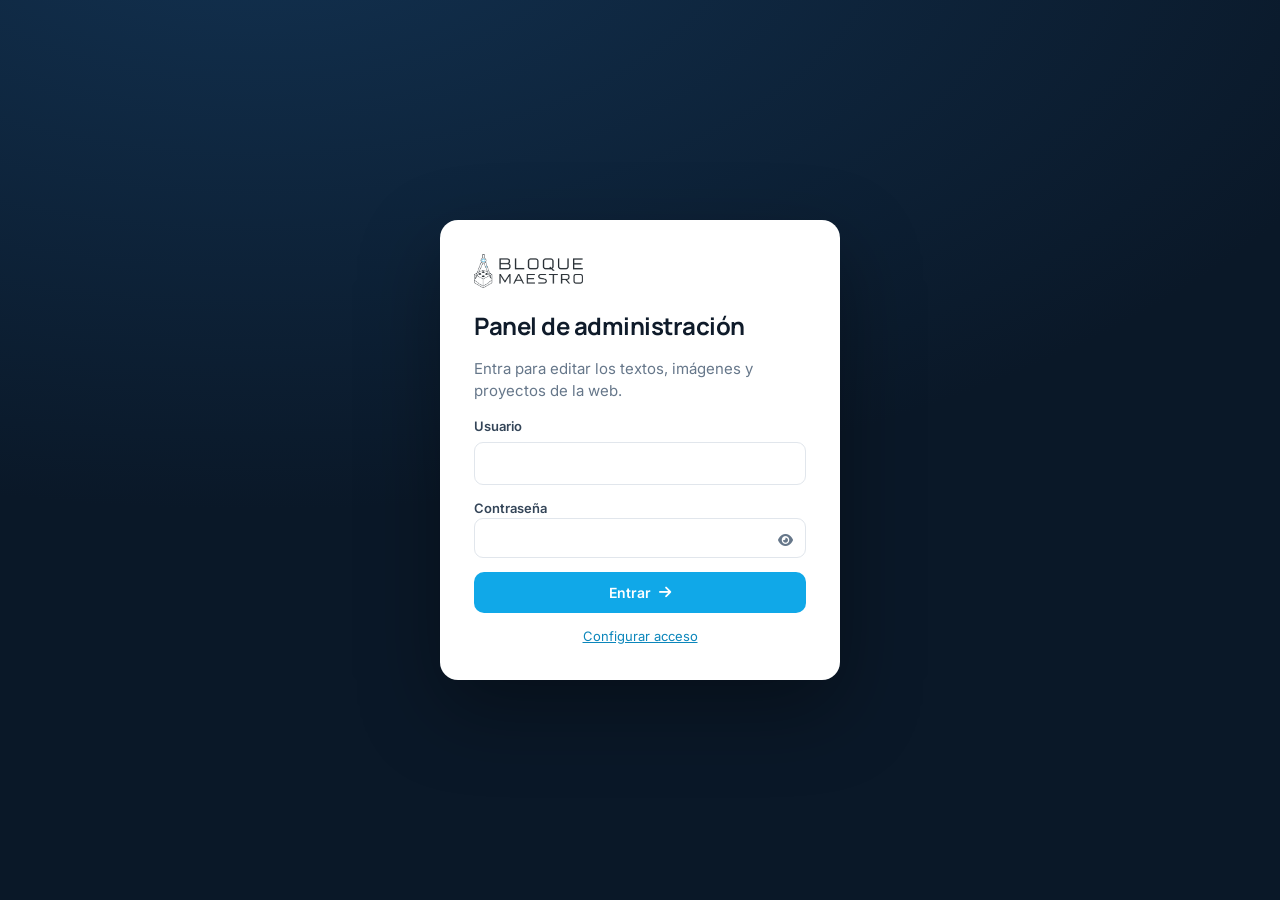
<file: admin/index.html>
<!doctype html>
<html lang="es">
<head>
<meta charset="utf-8">
<meta name="viewport" content="width=device-width, initial-scale=1">
<meta name="robots" content="noindex, nofollow">
<title>Panel · Bloque Maestro</title>
<link rel="icon" href="../assets/icono_claro_sin_fondo.png">
<link rel="preconnect" href="https://fonts.googleapis.com">
<link href="https://fonts.googleapis.com/css2?family=Manrope:wght@600;700;800&family=Inter:wght@400;500;600&display=swap" rel="stylesheet">
<link rel="stylesheet" href="https://cdnjs.cloudflare.com/ajax/libs/font-awesome/6.5.1/css/all.min.css">
<link rel="stylesheet" href="admin.css?v=3">
</head>
<body>

<!-- Acceso -->
<section class="gate" id="login" hidden>
  <form class="gate-box" id="loginf">
    <img src="../assets/logo_claro_horizontal.png" alt="Bloque Maestro">
    <h1>Panel de administración</h1>
    <p class="muted">Entra para editar los textos, imágenes y proyectos de la web.</p>
    <label>Usuario<input name="user" autocomplete="username" required></label>
    <label>Contraseña<input name="pass" type="password" autocomplete="current-password" required></label>
    <p class="err" id="loginerr"></p>
    <button class="btn" type="submit">Entrar <i class="fa-solid fa-arrow-right"></i></button>
    <a href="#setup" class="small-link">Configurar acceso</a>
  </form>
</section>

<!-- Configuración inicial (la hace el desarrollador una vez) -->
<section class="gate" id="setup" hidden>
  <form class="gate-box wide" id="setupf">
    <img src="../assets/logo_claro_horizontal.png" alt="Bloque Maestro">
    <h1>Configurar acceso al panel</h1>
    <p class="muted">El panel guarda los cambios en el repositorio de GitHub. Para ello necesita un <b>token</b> de GitHub que se guarda <b>cifrado con la contraseña</b>: sin la contraseña no se puede usar.</p>
    <ol class="steps">
      <li>Abre <a href="https://github.com/settings/personal-access-tokens/new" target="_blank" rel="noopener">GitHub → Fine-grained tokens → Generate new token</a>.</li>
      <li>En <b>Repository access</b> elige <i>Only select repositories</i> y marca <b id="repoName"></b>.</li>
      <li>En <b>Permissions → Repository permissions</b> pon <b>Contents: Read and write</b>. Nada más.</li>
      <li>Elige la caducidad que quieras, genera el token y pégalo aquí.</li>
    </ol>
    <label>Token de GitHub<input name="token" type="password" autocomplete="off" required placeholder="github_pat_…"></label>
    <div class="row2">
      <label>Usuario del panel<input name="user" autocomplete="off" required></label>
      <label>Contraseña<input name="pass" type="password" autocomplete="new-password" required minlength="10"></label>
    </div>
    <label>Repetir contraseña<input name="pass2" type="password" autocomplete="new-password" required></label>
    <p class="muted small">Usa una contraseña larga (10 caracteres o más). Si ya había un usuario con ese nombre, se sustituye.</p>
    <p class="err" id="setuperr"></p>
    <button class="btn" type="submit">Guardar acceso <i class="fa-solid fa-lock"></i></button>
    <a href="#" class="small-link">Volver al inicio de sesión</a>
  </form>
</section>

<!-- Panel -->
<div class="app" id="app" hidden>
  <aside class="side">
    <a class="side-logo" href="../index.html" target="_blank" title="Abrir la web"><img src="../assets/logo_oscuro_horizontal.png" alt="Bloque Maestro"></a>
    <nav id="nav"></nav>
    <div class="side-foot"><span id="who"></span><button class="lnk" id="logout"><i class="fa-solid fa-right-from-bracket"></i> Salir</button></div>
  </aside>
  <main class="main">
    <header class="top">
      <button class="icon burger" id="burger" aria-label="Menú"><i class="fa-solid fa-bars"></i></button>
      <h2 id="title"></h2>
      <div class="top-act">
        <span class="deploy" id="deploy" hidden></span>
        <span class="pending" id="pending" hidden></span>
        <button class="btn-sec" id="discard" hidden><i class="fa-solid fa-rotate-left"></i> Descartar</button>
        <button class="btn-sec" id="live" title="Abrir esta página de la web en otra pestaña"><i class="fa-solid fa-arrow-up-right-from-square"></i> <span class="hide-sm">Ver en la web</span></button>
        <button class="btn-sec" id="visual"><i class="fa-solid fa-wand-magic-sparkles"></i> Editor visual</button>
        <button class="btn-sec" id="preview"><i class="fa-solid fa-eye"></i> Vista previa</button>
        <button class="btn" id="publish" disabled><i class="fa-solid fa-cloud-arrow-up"></i> Publicar</button>
      </div>
    </header>
    <div class="view" id="view"></div>
  </main>
</div>

<!-- Vista previa -->
<div class="pv" id="pv" hidden>
  <div class="pv-bar"><b id="pvtitle">Vista previa (sin publicar)</b><select id="pvpage"></select><span class="pv-hint" id="pvhint" hidden><i class="fa-solid fa-i-cursor"></i> Haz clic en cualquier texto para editarlo</span>
    <div class="pv-dev"><button class="icon on" data-w="100%" title="Escritorio"><i class="fa-solid fa-desktop"></i></button><button class="icon" data-w="390px" title="Móvil"><i class="fa-solid fa-mobile-screen"></i></button></div>
    <span class="pending" id="pvpending" hidden>Sin publicar</span><button class="btn btn-sm" id="pvpub" hidden><i class="fa-solid fa-cloud-arrow-up"></i> Publicar</button>
    <button class="icon" id="pvx" aria-label="Cerrar"><i class="fa-solid fa-xmark"></i></button></div>
  <div class="pv-frame"><iframe id="pvf" title="Vista previa"></iframe></div>
</div>

<div class="toast" id="toast"></div>

<script src="admin.js?v=3"></script>
</body>
</html>
</file>
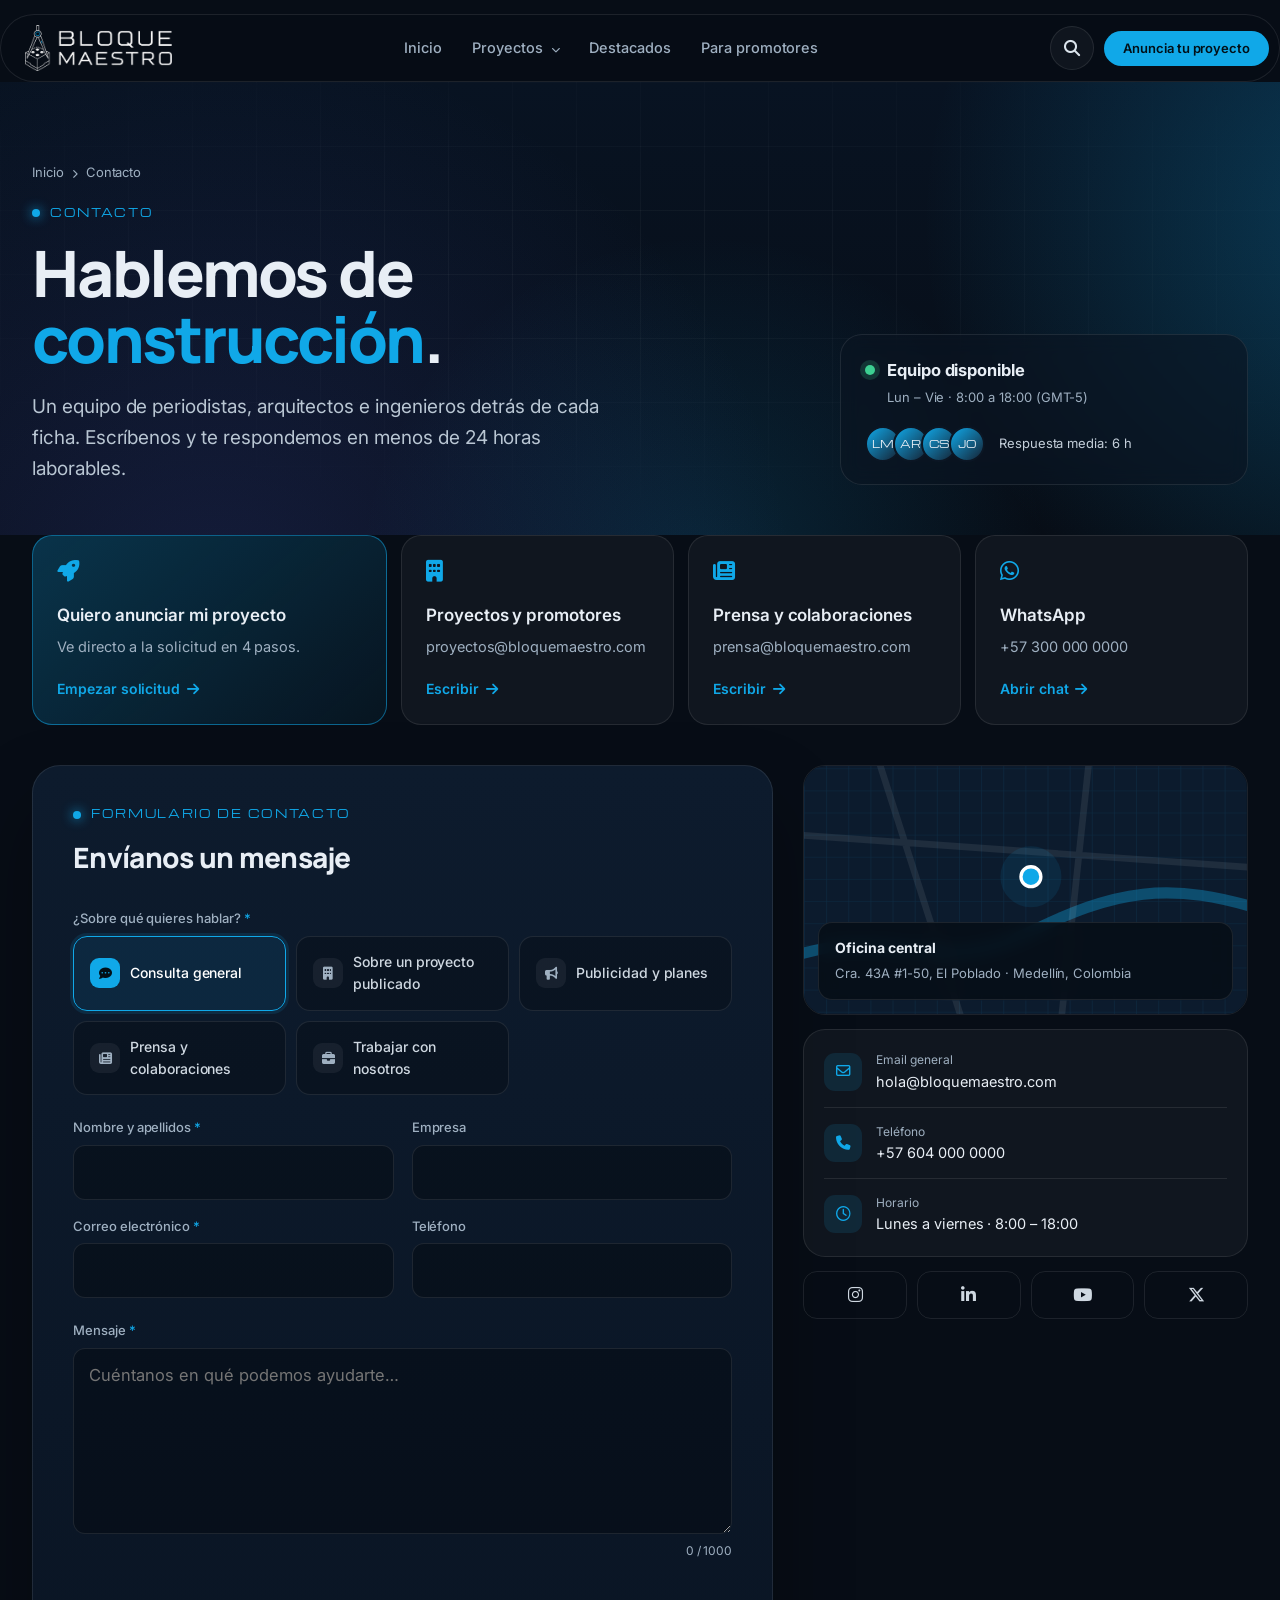
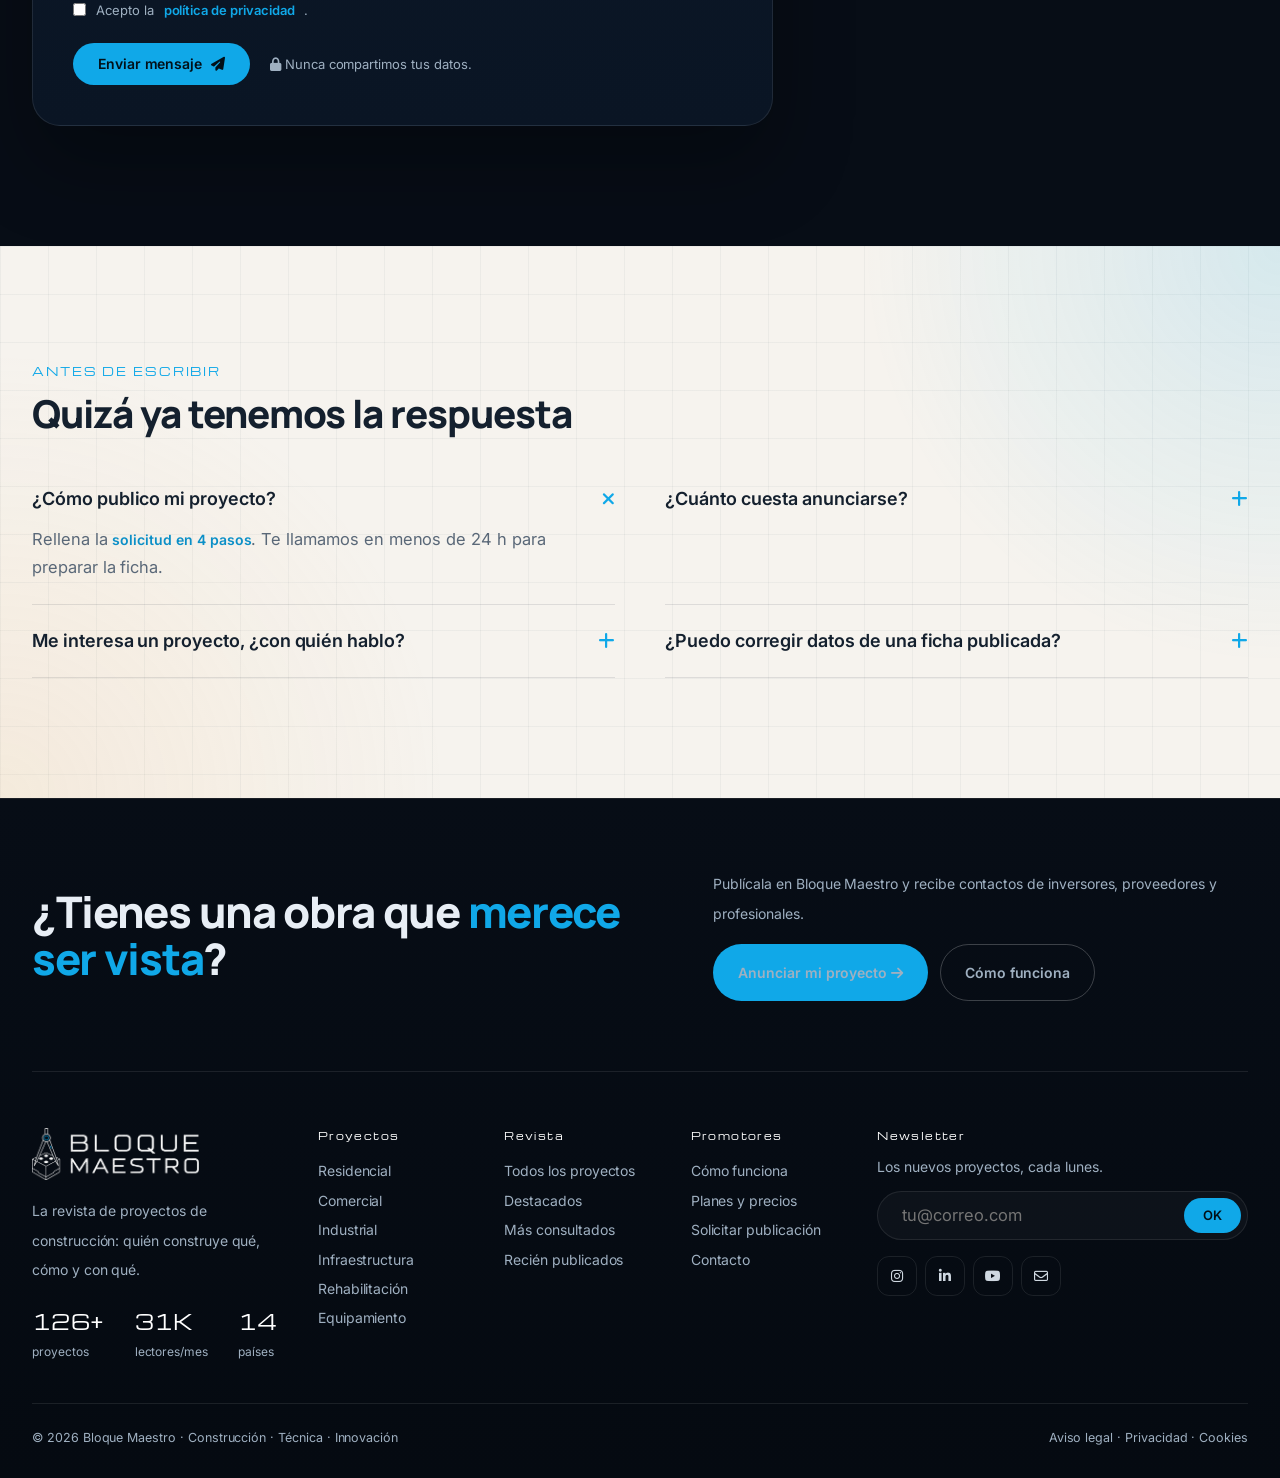
<file: contacto.html>
<!doctype html>
<html lang="es">
<head>
<meta charset="utf-8">
<meta name="viewport" content="width=device-width, initial-scale=1">
<!-- Maqueta en revisión: no indexar. Quitar esta línea al lanzar la web. -->
<meta name="robots" content="noindex, nofollow">
<title>Contacto — Bloque Maestro</title>
<link rel="canonical" href="https://bloquemaestro.com/contacto.html">
<meta name="description" content="Contacta con el equipo de Bloque Maestro: publicidad, prensa, colaboraciones y dudas sobre proyectos.">
<link rel="icon" href="assets/icono_claro_sin_fondo.png">
<link rel="preconnect" href="https://fonts.googleapis.com">
<link href="https://fonts.googleapis.com/css2?family=Manrope:wght@500;600;700;800&family=Inter:wght@300;400;500;600;700&family=Michroma&display=swap" rel="stylesheet">
<link rel="stylesheet" href="https://cdnjs.cloudflare.com/ajax/libs/font-awesome/6.5.1/css/all.min.css">
<link rel="stylesheet" href="assets/styles.css?v=18">
</head>
<body data-page="contacto">
<main class="w" id="app"></main>

<script>/* Contenido editable desde /admin (?preview muestra el borrador del panel, ?edit abre el editor visual) */
(function () { var q = location.search, f = window.top !== window, d; try { d = (/[?&](preview|edit)/.test(q) || f) && localStorage.getItem('bm_preview'); } catch (e) {}
  if (d) window.BM_CONTENT = JSON.parse(d); else document.write('<script src="assets/content.js?t=' + Math.floor(Date.now() / 6e4) + '"><\/script>');
  if (f && /[?&]edit/.test(q)) document.write('<script src="admin/inline.js?v=2"><\/script>'); })();</script>
<script src="assets/data.js?v=5"></script>
<script src="assets/app.js?v=8"></script>
<script>
const MOTIVOS = [['general', 'Consulta general', 'fa-comment-dots'], ['proyecto', 'Sobre un proyecto publicado', 'fa-building'], ['publicidad', 'Publicidad y planes', 'fa-bullhorn'], ['prensa', 'Prensa y colaboraciones', 'fa-newspaper'], ['empleo', 'Trabajar con nosotros', 'fa-briefcase']];
const T = BM.C.contacto, G = BM.C.global, tel = s => s.replace(/[^+\d]/g, '');
const pre = new URLSearchParams(location.search);
const m0 = MOTIVOS.some(m => m[0] === pre.get('motivo')) ? pre.get('motivo') : 'general';

document.getElementById('app').innerHTML = `
<section class="ct-hero bgx bg-hero">
  <div>
    <div class="crumbs"><a href="index.html">Inicio</a><i class="fa-solid fa-chevron-right"></i>Contacto</div>
    <div class="kick">Contacto</div>
    <h1>${T.title}</h1>
    <p class="lead">${T.lead}</p>
  </div>
  <div class="ct-live"><span class="dot"></span><b>Equipo disponible</b><small>${T.availability}</small><div class="ct-faces">${['LM', 'AR', 'CS', 'JO'].map(i => `<span>${i}</span>`).join('')}<em>${T.response}</em></div></div>
</section>

<!-- Vías rápidas -->
<section class="ct-ways">
  <a class="cw hi" href="solicitud.html"><i class="fa-solid fa-rocket"></i><b>Quiero anunciar mi proyecto</b><small>Ve directo a la solicitud en 4 pasos.</small><span class="link">Empezar solicitud <i class="fa-solid fa-arrow-right"></i></span></a>
  <a class="cw" href="mailto:${G.emailProyectos}"><i class="fa-solid fa-building"></i><b>Proyectos y promotores</b><small>${G.emailProyectos}</small><span class="link">Escribir <i class="fa-solid fa-arrow-right"></i></span></a>
  <a class="cw" href="mailto:${G.emailPrensa}"><i class="fa-solid fa-newspaper"></i><b>Prensa y colaboraciones</b><small>${G.emailPrensa}</small><span class="link">Escribir <i class="fa-solid fa-arrow-right"></i></span></a>
  <a class="cw" href="https://wa.me/${tel(G.whatsapp).replace('+', '')}" target="_blank" rel="noopener"><i class="fa-brands fa-whatsapp"></i><b>WhatsApp</b><small>${G.whatsapp}</small><span class="link">Abrir chat <i class="fa-solid fa-arrow-right"></i></span></a>
</section>

<!-- Formulario + datos -->
<section class="band ct-main">
  <form class="ct-form" id="cf" novalidate>
    <div class="kick">Formulario de contacto</div><h2>Envíanos un mensaje</h2>
    <div class="f full"><label>¿Sobre qué quieres hablar? <em>*</em></label><div class="opts cols3 mot">${MOTIVOS.map(([v, n, ic]) => `<label class="opt"><input type="radio" name="motivo" value="${v}" ${v === m0 ? 'checked' : ''}><span><i class="fa-solid ${ic}"></i>${n}</span></label>`).join('')}</div></div>
    <div class="f full cond" data-for="proyecto"><label>¿Qué proyecto? <em>*</em></label><select name="pid"><option value="">Selecciona un proyecto…</option>${BM.PROJECTS.map(p => `<option value="${p.id}">${p.short} · ${p.city}</option>`).join('')}</select></div>
    <div class="f full cond" data-for="publicidad"><div class="hint"><i class="fa-solid fa-lightbulb"></i> ¿Quieres publicar un proyecto? Es más rápido con la <a class="link" href="solicitud.html" style="font-size:14px">solicitud en 4 pasos</a>.</div></div>
    <div class="grid2">
      <div class="f"><label>Nombre y apellidos <em>*</em></label><input name="nombre" required autocomplete="name"></div>
      <div class="f"><label>Empresa</label><input name="empresa" autocomplete="organization"></div>
      <div class="f"><label>Correo electrónico <em>*</em></label><input type="email" name="email" required autocomplete="email"></div>
      <div class="f"><label>Teléfono</label><input type="tel" name="tel" autocomplete="tel"></div>
    </div>
    <div class="f full"><label>Mensaje <em>*</em></label><textarea name="msg" rows="6" required maxlength="1000" placeholder="Cuéntanos en qué podemos ayudarte…"></textarea><small class="count" id="cc">0 / 1000</small></div>
    <label class="check"><input type="checkbox" required> Acepto la <a class="link" href="#" style="font-size:13px">política de privacidad</a>.</label>
    <div class="ct-send"><button class="btn" type="submit">Enviar mensaje <i class="fa-solid fa-paper-plane"></i></button><small class="muted"><i class="fa-solid fa-lock"></i> Nunca compartimos tus datos.</small></div>
    <div class="ct-ok" hidden><div class="ok-ic"><i class="fa-solid fa-check"></i></div><h3>¡Mensaje enviado!</h3><p class="muted">Gracias, <b id="okname" style="color:#fff"></b>. Te responderemos en <b style="color:#fff" id="okmail"></b> en menos de 24 h.</p><button type="button" class="btn-sec" id="again">Enviar otro mensaje</button></div>
  </form>

  <aside class="ct-info">
    <div class="ci-map">
      <svg viewBox="0 0 400 260" preserveAspectRatio="xMidYMid slice" aria-hidden="true">
        <defs><pattern id="g" width="20" height="20" patternUnits="userSpaceOnUse"><path d="M20 0H0V20" fill="none" stroke="rgba(16,168,232,.12)"/></pattern></defs>
        <rect width="400" height="260" fill="#0c1b2d"/><rect width="400" height="260" fill="url(#g)"/>
        <path d="M-10 190 C80 160 120 210 200 170 S330 120 420 150" stroke="rgba(16,168,232,.35)" stroke-width="10" fill="none"/>
        <path d="M60 -10 L150 270 M260 -10 L230 270 M-10 80 L410 110" stroke="rgba(255,255,255,.08)" stroke-width="6" fill="none"/>
        <circle cx="205" cy="118" r="34" fill="rgba(16,168,232,.18)"><animate attributeName="r" values="18;40;18" dur="2.6s" repeatCount="indefinite"/><animate attributeName="opacity" values="1;0;1" dur="2.6s" repeatCount="indefinite"/></circle>
        <circle cx="205" cy="118" r="9" fill="#10A8E8" stroke="#fff" stroke-width="3"/>
      </svg>
      <div class="ci-addr"><b>Oficina central</b><small>${G.address}</small></div>
    </div>
    <ul class="ci-list">
      <li><i class="fa-regular fa-envelope"></i><span><small>Email general</small><a href="mailto:${G.email}">${G.email}</a></span></li>
      <li><i class="fa-solid fa-phone"></i><span><small>Teléfono</small><a href="tel:${tel(G.phone)}">${G.phone}</a></span></li>
      <li><i class="fa-regular fa-clock"></i><span><small>Horario</small>${G.hours}</span></li>
    </ul>
    <div class="ci-social"><a href="${G.instagram}" aria-label="Instagram"><i class="fa-brands fa-instagram"></i></a><a href="${G.linkedin}" aria-label="LinkedIn"><i class="fa-brands fa-linkedin-in"></i></a><a href="${G.youtube}" aria-label="YouTube"><i class="fa-brands fa-youtube"></i></a><a href="${G.x}" aria-label="X"><i class="fa-brands fa-x-twitter"></i></a></div>
  </aside>
</section>

<!-- Preguntas rápidas -->
<section class="band bgx bg-light light faq">
  <div class="sh"><h2><small class="mono">Antes de escribir</small>Quizá ya tenemos la respuesta</h2></div>
  <div class="faq2">${T.faq.map(([q, a], i) => `<details ${i ? '' : 'open'}><summary>${q}<i class="fa-solid fa-plus"></i></summary><p>${a}</p></details>`).join('')}</div>
</section>`;

/* ---------- Formulario ---------- */
const f = document.getElementById('cf');
const cond = () => { const m = f.querySelector('[name=motivo]:checked').value; f.querySelectorAll('.cond').forEach(c => { const on = c.dataset.for === m; c.hidden = !on; const s = c.querySelector('select'); if (s) s.required = on; }); };
f.addEventListener('change', cond); cond();
f.msg.addEventListener('input', () => document.getElementById('cc').textContent = `${f.msg.value.length} / 1000`);
f.addEventListener('submit', e => {
  e.preventDefault(); let ok = true;
  f.querySelectorAll('[required]').forEach(el => {
    const bad = el.type === 'checkbox' ? !el.checked : !el.value.trim() || (el.type === 'email' && !/^\S+@\S+\.\S+$/.test(el.value));
    (el.closest('.f') || el.closest('.check')).classList.toggle('err', bad); if (bad) ok = false;
  });
  if (!ok) return f.querySelector('.err input,.err select,.err textarea')?.focus();
  document.getElementById('okname').textContent = f.nombre.value.split(' ')[0];
  document.getElementById('okmail').textContent = f.email.value;
  f.classList.add('done-ct'); f.querySelector('.ct-ok').hidden = false;
});
document.getElementById('again').onclick = () => { f.reset(); cond(); f.classList.remove('done-ct'); f.querySelector('.ct-ok').hidden = true; };
</script>
</body>
</html>
</file>
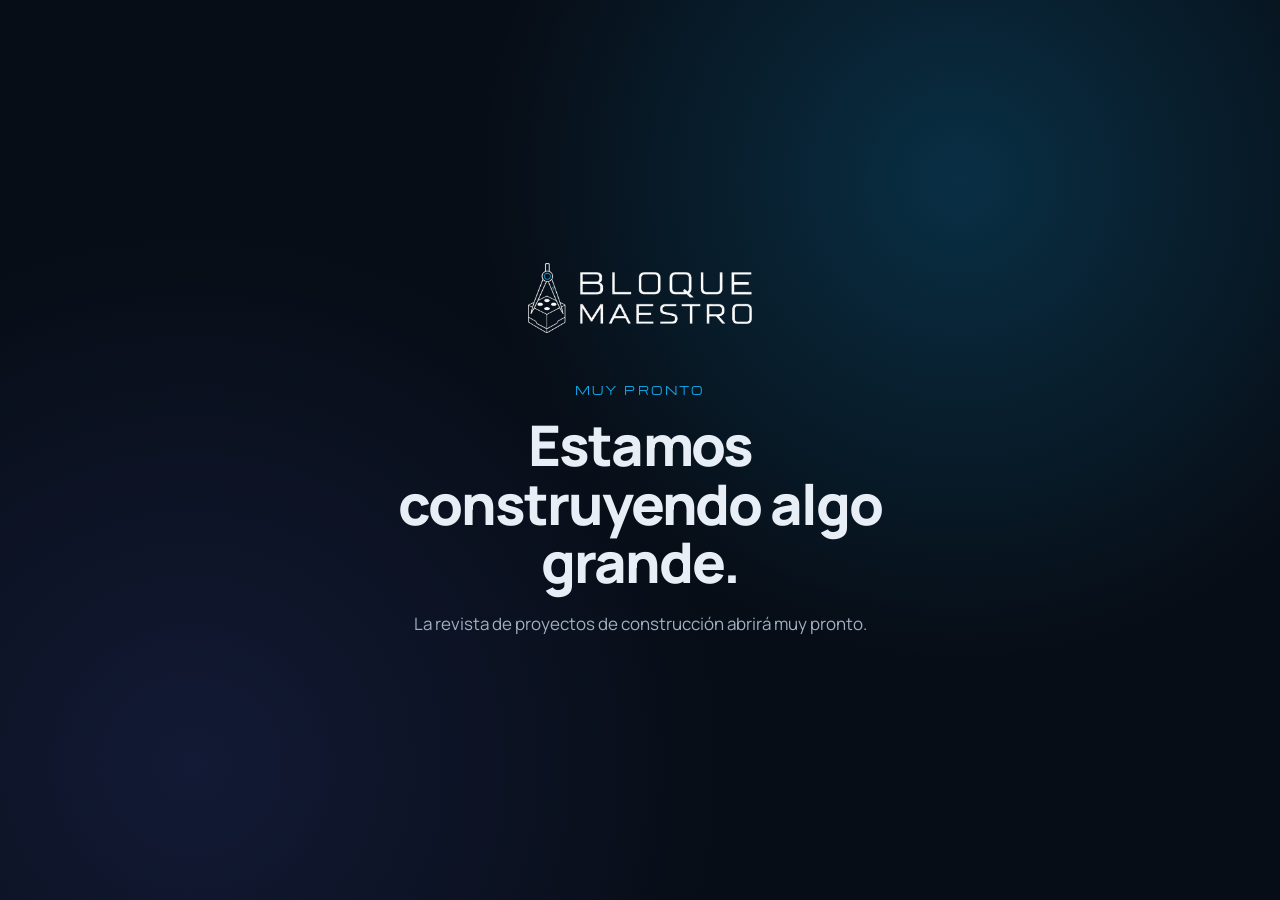
<file: mantenimiento.html>
<!doctype html>
<html lang="es">
<head>
<meta charset="utf-8">
<meta name="viewport" content="width=device-width, initial-scale=1">
<title>Bloque Maestro — Muy pronto</title>
<meta name="robots" content="noindex, nofollow">
<link rel="icon" href="/assets/icono_claro_sin_fondo.png">
<link rel="preconnect" href="https://fonts.googleapis.com">
<link href="https://fonts.googleapis.com/css2?family=Manrope:wght@500;800&family=Michroma&display=swap" rel="stylesheet">
<style>
  *{box-sizing:border-box;margin:0;padding:0}
  html,body{height:100%}
  body{background:#070d16;color:#e8eef5;font-family:'Manrope',sans-serif;display:flex;align-items:center;justify-content:center;padding:24px;text-align:center;
    background-image:radial-gradient(circle at 75% 20%,rgba(16,168,232,.22),transparent 40%),radial-gradient(circle at 15% 85%,rgba(76,92,214,.16),transparent 40%)}
  main{max-width:560px}
  img{height:70px;margin-bottom:44px}
  .k{font-family:'Michroma',sans-serif;font-size:11px;letter-spacing:.2em;text-transform:uppercase;color:#10A8E8}
  h1{font-weight:800;font-size:clamp(34px,7vw,56px);letter-spacing:-.035em;line-height:1.05;margin:18px 0}
  p{color:#9fb0c1;font-size:17px;line-height:1.6}
  a{color:#10A8E8;text-decoration:none;font-weight:600}
</style>
</head>
<body>
<main>
  <img src="/assets/logo_oscuro_horizontal.png" alt="Bloque Maestro">
  <div class="k">Muy pronto</div>
  <h1>Estamos construyendo algo grande.</h1>
  <p>La revista de proyectos de construcción abrirá muy pronto.</p>
</main>
</body>
</html>
</file>
<file: admin/admin.css>
/* =========================================================
   BLOQUE MAESTRO · Panel de administración
   ========================================================= */
:root{
  color-scheme:light;
  --bg:#f3f5f8;--card:#fff;--ink:#0f1b2a;--muted:#66778a;--line:#e1e6ec;--soft:#f7f9fb;
  --cyan:#10A8E8;--cyan-d:#0b86bb;--navy:#0a1828;--ok:#16a36a;--bad:#e0473a;--warn:#e69a12;
  --r:12px;--sh:0 1px 2px rgba(15,27,42,.05),0 4px 16px rgba(15,27,42,.05);
}
*{box-sizing:border-box}
body{margin:0;background:var(--bg);color:var(--ink);font:15px/1.5 Inter,system-ui,sans-serif}
h1,h2,h3,h4{font-family:Manrope,sans-serif;letter-spacing:-.02em;margin:0}
a{color:var(--cyan-d)}
[hidden]{display:none!important}
.muted{color:var(--muted)}.small{font-size:13px}
/* Campos: colores fijos en todos los estados (no dependen del tema del sistema ni del autocompletado) */
input,select,textarea{font:inherit;color:var(--ink);-webkit-text-fill-color:var(--ink);opacity:1;width:100%;padding:9px 12px;border:1px solid var(--line);border-radius:9px;background:#fff;transition:border-color .15s,box-shadow .15s}
input:hover,select:hover,textarea:hover{color:var(--ink);-webkit-text-fill-color:var(--ink);background:#fff;border-color:#c5ced8}
input:focus,select:focus,textarea:focus{outline:none;color:var(--ink);-webkit-text-fill-color:var(--ink);background:#fff;border-color:var(--cyan);box-shadow:0 0 0 3px rgba(16,168,232,.15)}
input:-webkit-autofill,input:-webkit-autofill:hover,input:-webkit-autofill:focus{-webkit-text-fill-color:var(--ink);-webkit-box-shadow:0 0 0 40px #fff inset;caret-color:var(--ink)}
input[readonly]{background:var(--soft);color:var(--muted);-webkit-text-fill-color:var(--muted)}
option{color:var(--ink);background:#fff}
::placeholder{color:#9aa8b6;-webkit-text-fill-color:#9aa8b6}
textarea{resize:vertical;min-height:84px;line-height:1.55}
input[type=checkbox]{width:18px;height:18px;accent-color:var(--cyan);padding:0}
input[type=color]{padding:2px;height:40px;width:56px}
label{display:block;font-weight:600;font-size:13px;color:#344558}
label>input,label>select,label>textarea{margin-top:6px;font-weight:400;font-size:15px}

.btn,.btn-sec{display:inline-flex;align-items:center;gap:8px;border:0;border-radius:10px;padding:10px 16px;font:600 14px Inter,sans-serif;cursor:pointer;white-space:nowrap;text-decoration:none;transition:background .15s,opacity .15s}
.btn{background:var(--cyan);color:#fff}.btn:hover{background:var(--cyan-d)}
.btn:disabled{opacity:.45;cursor:default;background:var(--cyan)}
.btn-sec{background:#fff;color:var(--ink);border:1px solid var(--line)}.btn-sec:hover{border-color:#c5ced8}
.btn-sm{padding:6px 11px;font-size:13px;border-radius:8px}
.btn-danger{color:var(--bad)}
.icon{border:0;background:none;width:34px;height:34px;border-radius:8px;cursor:pointer;color:var(--muted);display:inline-grid;place-items:center;flex:none}
.icon:hover{background:var(--soft);color:var(--ink)}
.lnk{border:0;background:none;color:inherit;font:inherit;cursor:pointer;padding:0}

/* ---------- Acceso ---------- */
.gate{min-height:100vh;display:grid;place-items:center;padding:24px 16px;background:radial-gradient(1200px 600px at 20% -10%,#123150,transparent),var(--navy)}
.gate-box{background:#fff;border-radius:18px;padding:34px;width:100%;max-width:400px;display:grid;gap:14px;box-shadow:0 30px 80px rgba(0,0,0,.35)}
.gate-box.wide{max-width:560px}
.gate-box img{height:34px;justify-self:start}
.gate-box h1{font-size:24px;margin-top:6px}
.gate-box p{margin:0}
.gate-box .btn{justify-content:center;padding:12px}
.small-link{font-size:13px;text-align:center}
.err{color:var(--bad);font-size:14px;min-height:0}
.err:empty{display:none}
.steps{margin:0;padding-left:20px;font-size:14px;color:#344558;display:grid;gap:6px}
.row2{display:grid;grid-template-columns:1fr 1fr;gap:12px}

/* ---------- Estructura ---------- */
.app{display:grid;grid-template-columns:250px 1fr;min-height:100vh}
.side{background:var(--navy);color:#c9d6e3;padding:22px 14px;display:flex;flex-direction:column;gap:18px;position:sticky;top:0;height:100vh;overflow:auto}
.side-logo img{height:30px;margin:0 8px}
.side nav{display:grid;gap:2px}
.side nav small{font:600 11px Inter;letter-spacing:.12em;text-transform:uppercase;color:#6f8399;margin:16px 10px 6px}
.side nav a{display:flex;align-items:center;gap:11px;padding:9px 10px;border-radius:9px;color:#c9d6e3;text-decoration:none;font-weight:500;font-size:14px}
.side nav a i{width:18px;text-align:center;color:#7d93a9}
.side nav a:hover{background:rgba(255,255,255,.06)}
.side nav a.on{background:rgba(16,168,232,.16);color:#fff}.side nav a.on i{color:var(--cyan)}
.side nav a em{margin-left:auto;font-style:normal;font-size:12px;color:#7d93a9}
.side-foot{margin-top:auto;display:flex;justify-content:space-between;align-items:center;padding:12px 10px 0;border-top:1px solid rgba(255,255,255,.08);font-size:13px}
.main{min-width:0}
.top{position:sticky;top:0;z-index:5;background:rgba(243,245,248,.92);backdrop-filter:blur(8px);display:flex;align-items:center;gap:14px;padding:14px 28px;border-bottom:1px solid var(--line)}
.top h2{font-size:20px;flex:1;min-width:0;overflow:hidden;text-overflow:ellipsis;white-space:nowrap}
.top-act{display:flex;gap:8px;align-items:center;flex-wrap:wrap;justify-content:flex-end}
.pending{font-size:13px;color:var(--warn);font-weight:600;display:flex;align-items:center;gap:6px}
.pending:before{content:"";width:8px;height:8px;border-radius:50%;background:var(--warn)}
.burger{display:none}
.view{padding:26px 28px 80px;max-width:1080px}

/* ---------- Tarjetas y campos ---------- */
.card{background:var(--card);border:1px solid var(--line);border-radius:var(--r);box-shadow:var(--sh);padding:22px;margin-bottom:18px}
.card>h3{font-size:16px;margin-bottom:4px}
.card>.hint{margin:0 0 16px;color:var(--muted);font-size:13px}
.fields{display:grid;grid-template-columns:repeat(2,minmax(0,1fr));gap:16px}
.fields>.full{grid-column:1/-1}
.fld>.help{display:block;font-weight:400;color:var(--muted);font-size:12px;margin-top:5px}
.check-row{display:flex;align-items:center;gap:10px;font-weight:500;font-size:14px}
.ico-in{display:flex;gap:8px;align-items:center;margin-top:6px}
.ico-in i{width:40px;height:40px;border-radius:9px;background:var(--soft);display:grid;place-items:center;color:var(--cyan-d);flex:none;border:1px solid var(--line)}
.ico-in input{margin:0}

/* Listas editables */
.list{display:grid;gap:8px;margin-top:8px}
.li{display:grid;grid-template-columns:auto 1fr auto;gap:10px;align-items:start;background:var(--soft);border:1px solid var(--line);border-radius:10px;padding:10px}
.li-n{font:700 12px Manrope;color:var(--muted);width:22px;text-align:center;padding-top:10px}
.li-f{display:grid;gap:8px;grid-template-columns:repeat(var(--cols,1),minmax(0,1fr))}
.li-f>.wide{grid-column:1/-1}
.li-f label{font-size:12px;font-weight:500;color:var(--muted)}
.li-f label>input,.li-f label>select,.li-f label>textarea{margin-top:3px;font-size:14px}
.li-a{display:flex;gap:2px;padding-top:4px}
.li-a .icon{width:28px;height:28px;font-size:12px}
.add{margin-top:10px}

/* Imágenes */
.img-f{display:flex;gap:14px;align-items:center;margin-top:6px}
.thumb{width:150px;aspect-ratio:4/3;border-radius:10px;background:#dfe5eb center/cover no-repeat;border:1px solid var(--line);flex:none;position:relative;overflow:hidden}
.thumb .new{position:absolute;left:6px;top:6px;background:var(--warn);color:#fff;font:700 10px Inter;padding:2px 6px;border-radius:5px;text-transform:uppercase}
.img-f .acts{display:flex;flex-direction:column;gap:6px;align-items:flex-start}
.gal{display:grid;grid-template-columns:repeat(auto-fill,minmax(160px,1fr));gap:12px;margin-top:8px}
.gi{background:var(--soft);border:1px solid var(--line);border-radius:10px;padding:6px}
.gi .thumb{width:100%}
.gi .bar{display:flex;justify-content:space-between;align-items:center;padding-top:4px}
.gi .bar span{font-size:11px;font-weight:700;color:var(--cyan-d);text-transform:uppercase;padding-left:4px}
.gi.add-tile{display:grid;place-items:center;border-style:dashed;min-height:140px;cursor:pointer;color:var(--muted);text-align:center;font-size:13px}
.gi.add-tile:hover{border-color:var(--cyan);color:var(--cyan-d)}
.gi.add-tile i{font-size:22px;display:block;margin-bottom:6px}

/* Selección de proyectos */
.chips{display:flex;flex-wrap:wrap;gap:8px;margin-top:8px}
.chips label{display:flex;align-items:center;gap:7px;background:var(--soft);border:1px solid var(--line);border-radius:999px;padding:6px 12px;font-weight:500;cursor:pointer}
.chips label:has(input:checked){border-color:var(--cyan);background:rgba(16,168,232,.08)}

/* ---------- Listado de proyectos ---------- */
.tools{display:flex;gap:10px;margin-bottom:16px;flex-wrap:wrap}
.tools input{max-width:320px}
.tools select{max-width:200px}
.tools .btn{margin-left:auto}
.plist{display:grid;gap:8px}
.pr{display:grid;grid-template-columns:84px 1fr auto;gap:14px;align-items:center;background:#fff;border:1px solid var(--line);border-radius:12px;padding:8px 10px 8px 8px;cursor:pointer;transition:border-color .15s}
.pr:hover{border-color:#b9c6d3}
.pr .thumb{width:84px;border-radius:8px}
.pr b{display:block;font-family:Manrope;font-size:15px}
.pr small{color:var(--muted);font-size:13px}
.pr.off{opacity:.55}
.tag{display:inline-block;font-size:11px;font-weight:600;padding:2px 8px;border-radius:999px;background:var(--soft);border:1px solid var(--line);margin-right:4px;color:#344558}
.tag.hid{background:#fff3df;border-color:#f5d9a6;color:#9a6200}
.pr-act{display:flex;gap:2px}
.back{display:inline-flex;align-items:center;gap:6px;margin-bottom:14px;font-size:14px;text-decoration:none;font-weight:600}
.danger-zone{display:flex;gap:10px;flex-wrap:wrap}

/* ---------- Vista previa ---------- */
.pv{position:fixed;inset:0;z-index:50;background:rgba(10,24,40,.75);display:flex;flex-direction:column}
.pv-bar{display:flex;align-items:center;gap:12px;padding:10px 16px;background:var(--navy);color:#fff}
.pv-bar select{width:auto;max-width:280px;padding:6px 10px;color:var(--ink)}
.pv-dev{margin-left:auto;display:flex;gap:4px}
.pv-hint{font-size:13px;color:#9fd8f3;display:flex;align-items:center;gap:6px}
.pv-bar .pending{color:#f5b84a}
@media (max-width:860px){.pv-hint{display:none!important}.pv-bar{flex-wrap:wrap}}
.pv-bar .icon{color:#9fb0c1}.pv-bar .icon:hover,.pv-bar .icon.on{background:rgba(255,255,255,.1);color:#fff}
.pv-frame{flex:1;display:flex;justify-content:center;overflow:auto;padding:0}
.pv-frame iframe{border:0;background:#fff;width:100%;height:100%;transition:width .2s}

/* ---------- Avisos ---------- */
.toast{position:fixed;bottom:22px;left:50%;transform:translate(-50%,20px);opacity:0;pointer-events:none;background:var(--navy);color:#fff;padding:12px 18px;border-radius:12px;font-size:14px;box-shadow:0 10px 30px rgba(0,0,0,.25);transition:.25s;z-index:60;max-width:calc(100% - 32px)}
.toast.on{opacity:1;transform:translate(-50%,0)}
.toast.bad{background:var(--bad)}
.note{display:flex;gap:12px;align-items:flex-start;background:#eaf6fd;border:1px solid #bfe5f8;border-radius:12px;padding:14px 16px;font-size:14px;margin-bottom:18px}
.note i{color:var(--cyan-d);margin-top:3px}
.note.ok{background:#e8f7ef;border-color:#b6e5cc}.note.ok i{color:var(--ok)}

/* ---------- Ayudas de uso ---------- */
.side nav a.changed:after{content:"";width:7px;height:7px;border-radius:50%;background:var(--warn);margin-left:8px;flex:none}
.side nav a.changed:not(:has(em)):after{margin-left:auto}
.drop{outline:2px dashed var(--cyan);outline-offset:4px;border-radius:12px;background:rgba(16,168,232,.06)}
.gi.add-tile small{display:block;font-size:11px;margin-top:2px;color:var(--muted)}
.note.warn{background:#fff6e6;border-color:#f5d9a6}.note.warn i{color:var(--warn)}
.note.draft{margin:18px 28px 0;align-items:center;flex-wrap:wrap}
.note.draft span{flex:1;min-width:220px}
.draft-a{display:flex;gap:8px}
.deploy{font-size:13px;font-weight:600;color:var(--cyan-d);display:flex;align-items:center;gap:6px}
.deploy.ok{color:var(--ok)}
.pw{position:relative;display:block}
.pw input{padding-right:44px}
.pw .eye{position:absolute;right:4px;top:50%;transform:translateY(-50%);margin-top:3px}

/* ---------- Móvil ---------- */
@media (max-width:860px){
  .app{grid-template-columns:1fr}
  .side{position:fixed;inset:0 auto 0 0;width:260px;z-index:20;transform:translateX(-100%);transition:transform .2s}
  .app.menu .side{transform:none;box-shadow:0 0 0 100vmax rgba(0,0,0,.4)}
  .burger{display:inline-grid}
  .top{padding:10px 16px;flex-wrap:wrap}
  .top h2{font-size:17px}
  .top-act{width:100%;justify-content:stretch}.top-act>*{flex:1;justify-content:center}
  .view{padding:18px 16px 80px}
  .fields,.row2{grid-template-columns:1fr}
  .li-f{grid-template-columns:1fr}
  .card{padding:16px}
  .thumb{width:110px}
  .tools .btn{margin-left:0}
  .hide-sm{display:none}
  .note.draft{margin:14px 16px 0}
}
</file>
<file: assets/styles.css>
/* =========================================================
   BLOQUE MAESTRO · Sistema de diseño
   Tipografías: Michroma (display / títulos) · Exo 2 (texto / UI)
   Botones: .btn (principal) · .btn-sec (secundario) · .link (enlace)
   ========================================================= */
:root{
  --navy:#152233; --cyan:#10A8E8; --cyan-d:#0b8fc7;
  --bg:#070d16; --bg2:#0b1624; --pan:rgba(255,255,255,.04); --bd:rgba(255,255,255,.09);
  --tx:#e8eef5; --mu:#9fb0c1; --ok:#3ccf91;
  --r-lg:28px; --r-md:20px; --r-sm:12px;
  --display:'Michroma',sans-serif; --body:'Exo 2',sans-serif;
}
*{box-sizing:border-box;margin:0;padding:0}
html{scroll-behavior:smooth;overflow-x:clip}
body{background:var(--bg);color:var(--tx);font-family:var(--body);font-size:16px;line-height:1.5;overflow-x:clip;min-height:100vh}

a{color:inherit;text-decoration:none}
img{display:block;max-width:100%}
ul{list-style:none}
button,input,select,textarea{font:inherit;color:inherit}
.w{max-width:1320px;margin:0 auto;padding:0 32px;position:relative}
.glow{position:fixed;width:700px;height:700px;border-radius:50%;background:radial-gradient(circle,rgba(16,168,232,.26),transparent 65%);top:-260px;right:-160px;filter:blur(20px);pointer-events:none;z-index:-1}
.mono{font-family:var(--display);letter-spacing:.14em;text-transform:uppercase}
.muted{color:var(--mu)}
.ph{position:relative;overflow:hidden;background:#0d1622}
.ph img{width:100%;height:100%;object-fit:cover;transition:transform .6s}

/* ---------- Fondos de sección (a sangre completa) ----------
   .bgx + una variante:
     bg-hero      · portada: auroras suaves + retícula fina
     bg-light     · papel cálido claro (usar junto a .light)
     bg-blueprint · azul plano técnico con retícula mayor/menor
     bg-aurora    · oscuro con luces de color en movimiento lento
     bg-photo     · fotografía de obra con velo azul
   .band añade el espaciado vertical de una sección con fondo. */
.bgx{position:relative;isolation:isolate}
.bgx:before{content:"";position:absolute;top:0;bottom:0;left:50%;width:100vw;transform:translateX(-50%);z-index:-1;pointer-events:none}
.band{padding:120px 0;margin-bottom:0}

.bg-hero:before{
  background:
    radial-gradient(circle at 78% 22%,rgba(16,168,232,.28),transparent 32%),
    radial-gradient(circle at 12% 85%,rgba(76,92,214,.20),transparent 35%),
    radial-gradient(circle at 55% 110%,rgba(16,168,232,.16),transparent 40%),
    linear-gradient(180deg,#081322 0%,#070d16 100%);
  background-size:140% 140%,140% 140%,100% 100%,100% 100%;
  animation:drift 22s ease-in-out infinite alternate}
.bg-hero:after{content:"";position:absolute;top:0;bottom:0;left:50%;width:100vw;transform:translateX(-50%);z-index:-1;pointer-events:none;
  background-image:linear-gradient(rgba(255,255,255,.045) 1px,transparent 1px),linear-gradient(90deg,rgba(255,255,255,.045) 1px,transparent 1px);background-size:64px 64px;
  -webkit-mask-image:radial-gradient(ellipse 70% 60% at 50% 40%,#000,transparent);mask-image:radial-gradient(ellipse 70% 60% at 50% 40%,#000,transparent)}
@keyframes drift{0%{background-position:0% 0%,100% 100%,0 0,0 0}100%{background-position:30% 20%,70% 80%,0 0,0 0}}

.bg-light:before{left:50%;width:calc(100vw - 32px);border-radius:40px;
  background:
    radial-gradient(circle at 100% 0%,rgba(16,168,232,.14),transparent 30%),
    radial-gradient(circle at 0% 100%,rgba(234,179,110,.14),transparent 32%),
    linear-gradient(rgba(21,34,51,.045) 1px,transparent 1px) 0 0/48px 48px,
    linear-gradient(90deg,rgba(21,34,51,.045) 1px,transparent 1px) 0 0/48px 48px,
    #f6f3ee}
.band.bg-light{margin:24px 0}

.bg-blueprint:before{
  background:
    radial-gradient(ellipse at 50% 0%,rgba(16,168,232,.22),transparent 55%),
    linear-gradient(rgba(16,168,232,.10) 1px,transparent 1px) 0 0/120px 120px,
    linear-gradient(90deg,rgba(16,168,232,.10) 1px,transparent 1px) 0 0/120px 120px,
    linear-gradient(rgba(16,168,232,.045) 1px,transparent 1px) 0 0/24px 24px,
    linear-gradient(90deg,rgba(16,168,232,.045) 1px,transparent 1px) 0 0/24px 24px,
    linear-gradient(180deg,#0e2036,#0a1828);
  -webkit-mask-image:linear-gradient(transparent,#000 10%,#000 90%,transparent);mask-image:linear-gradient(transparent,#000 10%,#000 90%,transparent)}

.bg-aurora:before{
  background:
    radial-gradient(40% 50% at 20% 30%,rgba(16,168,232,.30),transparent 70%),
    radial-gradient(35% 45% at 80% 25%,rgba(99,102,241,.22),transparent 70%),
    radial-gradient(45% 50% at 60% 90%,rgba(20,184,166,.18),transparent 70%),
    #08111d;
  background-size:160% 160%;animation:aurora 26s ease-in-out infinite alternate;
  -webkit-mask-image:linear-gradient(transparent,#000 12%,#000 88%,transparent);mask-image:linear-gradient(transparent,#000 12%,#000 88%,transparent)}
@keyframes aurora{0%{background-position:0% 0%}50%{background-position:60% 40%}100%{background-position:100% 100%}}

.bg-photo:before{
  background:linear-gradient(180deg,rgba(7,13,22,1) 0%,rgba(10,24,40,.82) 25%,rgba(10,24,40,.82) 75%,rgba(7,13,22,1) 100%),
    var(--photo,url("https://images.unsplash.com/photo-1504307651254-35680f356dfd?w=1800&h=900&fit=crop&auto=format&q=60")) center/cover}

/* ---------- Tema claro para secciones sobre papel ---------- */
.light{--tx:#14202e;--mu:#5a6878;--bd:rgba(21,34,51,.11);--pan:#ffffff;color:var(--tx)}
.light .kick{color:var(--cyan-d)}
.light .kick:before{background:var(--cyan-d);box-shadow:none}
.light .link{color:var(--cyan-d)}
.light .btn-sec{color:var(--navy);border-color:rgba(21,34,51,.25)}
.light .btn-sec:hover,.light .btn-sec.on{color:var(--cyan-d);border-color:var(--cyan-d);background:rgba(16,168,232,.06)}
.light .cat,.light .step,.light .get,.light .pcard{box-shadow:0 1px 2px rgba(21,34,51,.04),0 10px 30px rgba(21,34,51,.06)}
.light .cat:hover,.light .get:hover{background:#fff;border-color:rgba(16,168,232,.45);box-shadow:0 14px 40px rgba(16,168,232,.14)}
.light .cat i,.light .get i{color:var(--cyan-d)}
.light .pcard .facts b{color:var(--tx)}
.light .row:hover h4{color:var(--cyan-d)}
.light .faq summary i{color:var(--cyan-d)}
.light .get.big{background:linear-gradient(150deg,#e9f6fd,#fff)}
.light .testi blockquote{color:var(--tx)}
/* Tarjetas oscuras que viven dentro de secciones claras conservan su tema */
.formbox,.adband,.nl,.final,.lead-card,.lead-demo,.light .card{--tx:#e8eef5;--mu:#9fb0c1;--bd:rgba(255,255,255,.09);--pan:rgba(255,255,255,.04);color:var(--tx)}
.lead-demo{color:#e8eef5}

/* ---------- Hero a pantalla completa ---------- */
.hero.full,.ad-hero.full{min-height:calc(100svh - 84px);align-content:center;align-items:center;padding:40px 0 70px}
.scroll-cue{position:absolute;left:50%;bottom:22px;transform:translateX(-50%);display:flex;flex-direction:column;align-items:center;gap:8px;font-size:11px;letter-spacing:.2em;text-transform:uppercase;color:var(--mu)}
.scroll-cue span{width:24px;height:38px;border:1px solid rgba(255,255,255,.25);border-radius:14px;position:relative}
.scroll-cue span:after{content:"";position:absolute;left:50%;top:7px;width:3px;height:8px;border-radius:3px;background:var(--cyan);transform:translateX(-50%);animation:cue 1.8s infinite}
@keyframes cue{0%{opacity:0;transform:translate(-50%,0)}40%{opacity:1}100%{opacity:0;transform:translate(-50%,12px)}}

/* ---------- Botones (solo 3 tipos) ---------- */
.btn,.btn-sec{display:inline-flex;align-items:center;justify-content:center;gap:9px;font-weight:700;font-size:14px;padding:13px 24px;border-radius:999px;cursor:pointer;transition:.25s;white-space:nowrap;border:1px solid transparent;line-height:1}
.btn{background:var(--cyan);color:#021018}
.btn:hover{background:#2bb8f2;box-shadow:0 0 0 6px rgba(16,168,232,.18);transform:translateY(-1px)}
.btn-sec{background:transparent;color:#fff;border-color:rgba(255,255,255,.22)}
.btn-sec:hover,.btn-sec.on{border-color:var(--cyan);color:var(--cyan);background:rgba(16,168,232,.07)}
.btn-sm{padding:10px 18px;font-size:13px}
.link{display:inline-flex;align-items:center;gap:7px;color:var(--cyan);font-weight:600;font-size:14px;background:none;border:0;cursor:pointer;padding:0}
.link i{transition:transform .25s}
.link:hover{text-decoration:underline;text-underline-offset:4px}
.link:hover i{transform:translateX(4px)}

/* ---------- Header ---------- */
.bar{position:sticky;top:14px;z-index:60;margin:14px auto 0;max-width:1260px;display:flex;align-items:center;gap:28px;padding:10px 12px 10px 22px;border:1px solid var(--bd);border-radius:999px;background:rgba(7,13,22,.65);backdrop-filter:blur(18px);-webkit-backdrop-filter:blur(18px)}
.bar .logo img{height:44px}
.bar nav{display:flex;gap:28px;margin-left:auto;font-size:14px;color:var(--mu)}
.bar nav a:hover,.bar nav a.cur{color:#fff}
.bar nav a.cur{position:relative}
.bar nav a.cur:after{content:"";position:absolute;left:50%;bottom:-8px;width:4px;height:4px;border-radius:50%;background:var(--cyan);transform:translateX(-50%)}
.dd{position:relative}
.dd>a i{font-size:9px;margin-left:4px;transition:transform .25s}
.dd:hover>a i,.dd.open>a i{transform:rotate(180deg)}
.dd-menu{position:absolute;top:100%;left:50%;transform:translate(-50%,8px);padding-top:22px;opacity:0;pointer-events:none;transition:.25s;width:560px}
.dd:hover .dd-menu,.dd:focus-within .dd-menu{opacity:1;pointer-events:auto;transform:translate(-50%,0)}
.dd-grid{display:grid;grid-template-columns:1fr 1fr;gap:4px;padding:12px;background:rgba(9,17,28,.96);backdrop-filter:blur(18px);border:1px solid var(--bd);border-radius:20px 20px 0 0;border-bottom:0}
.dd-grid a{display:flex;gap:12px;align-items:center;padding:12px;border-radius:12px;color:var(--tx);transition:.2s}
.dd-grid a:hover{background:rgba(16,168,232,.1)}
.dd-grid i{width:36px;height:36px;flex:none;border-radius:10px;background:rgba(16,168,232,.12);color:var(--cyan);display:flex;align-items:center;justify-content:center;font-size:15px}
.dd-grid b{display:block;font-size:14px;font-weight:600}
.dd-grid small{color:var(--mu);font-size:12px}
.dd-foot{background:rgba(9,17,28,.96);border:1px solid var(--bd);border-top:1px solid var(--bd);border-radius:0 0 20px 20px;padding:14px 24px}
.burger{display:none;margin-left:auto;background:none;border:1px solid var(--bd);width:42px;height:42px;border-radius:50%;cursor:pointer}

/* ---------- Tipografía de secciones ---------- */
.kick{font-family:var(--display);letter-spacing:.14em;text-transform:uppercase;font-size:10px;color:var(--cyan);display:flex;align-items:center;gap:10px}
.kick:before{content:"";width:8px;height:8px;border-radius:50%;background:var(--cyan);box-shadow:0 0 12px var(--cyan);animation:pulse 1.6s infinite;flex:none}
@keyframes pulse{50%{opacity:.3}}
h1.display{font-family:var(--display);font-weight:400;font-size:clamp(38px,5.6vw,84px);line-height:1.05;margin:22px 0 26px}
h1.display span{color:transparent;-webkit-text-stroke:1.2px rgba(255,255,255,.55)}
h1.display em{font-style:normal;color:var(--cyan)}
.lead{font-size:18px;color:var(--mu);max-width:600px;line-height:1.6;font-weight:300}
.ctas{display:flex;gap:12px;flex-wrap:wrap;margin-top:30px}
.sh{display:flex;justify-content:space-between;align-items:end;gap:20px;margin-bottom:26px}
.sh h2{font-family:var(--display);font-weight:400;font-size:clamp(22px,2.4vw,30px);line-height:1.2}
.sh h2 small{display:block;font-size:10px;color:var(--cyan);margin-bottom:12px;letter-spacing:.2em}
.section{margin-bottom:96px}

/* ---------- Hero home ---------- */
.hero{padding:90px 0 60px;display:grid;grid-template-columns:1.25fr .75fr;gap:50px;align-items:end}
.stats{display:grid;grid-template-columns:1fr 1fr;gap:1px;background:var(--bd);border:1px solid var(--bd);border-radius:18px;overflow:hidden}
.stats div{background:var(--bg);padding:22px}
.stats b{font-family:var(--display);font-size:30px;font-weight:400;display:block}
.stats small{color:var(--mu);font-size:12px}
.marq{border-top:1px solid var(--bd);border-bottom:1px solid var(--bd);overflow:hidden;padding:18px 0;margin:0 0 70px}
.marq div{display:flex;white-space:nowrap;animation:tick 40s linear infinite;width:max-content}
.marq span{font-family:var(--display);font-size:14px;color:var(--mu);padding-right:50px}
.marq span i{color:var(--cyan);margin-right:50px;font-size:8px;vertical-align:middle}
@keyframes tick{to{transform:translateX(-50%)}}

/* ---------- Tarjetas de proyecto ---------- */
.chip{display:inline-flex;align-items:center;gap:6px;font-size:11px;font-weight:600;padding:5px 11px;border-radius:999px;background:rgba(255,255,255,.1);backdrop-filter:blur(8px);border:1px solid rgba(255,255,255,.15)}
.status{display:inline-flex;align-items:center;gap:6px;font-size:11px;font-weight:600}
.status:before{content:"";width:7px;height:7px;border-radius:50%;background:currentColor}
.st-obra{color:#f5b942}.st-fin{color:var(--ok)}.st-dis{color:#9fb4ff}
.bento{display:grid;grid-template-columns:repeat(4,1fr);grid-auto-rows:220px;gap:14px}
.card{position:relative;border-radius:22px;overflow:hidden;border:1px solid var(--bd);background:var(--pan);display:block;transition:transform .4s,border-color .4s}
.card:hover{transform:translateY(-4px);border-color:rgba(16,168,232,.5)}
.card:hover .ph img{transform:scale(1.05)}
.card>.ph{position:absolute;inset:0}
.card:after{content:"";position:absolute;inset:0;background:linear-gradient(180deg,rgba(5,10,18,.15),transparent 30%,rgba(5,10,18,.94));pointer-events:none}
.card .in{position:absolute;left:22px;right:22px;bottom:20px;z-index:2}
.card .top{position:absolute;left:18px;top:18px;right:70px;z-index:2;display:flex;gap:6px;flex-wrap:wrap}
.card h3{font-weight:600;font-size:19px;line-height:1.25;margin-top:8px}
.card.xl h3{font-size:30px;font-weight:400;font-family:var(--display);line-height:1.2}
.card .loc{font-size:12.5px;color:#b8c4d0;margin-top:6px}
.card .go{position:absolute;top:16px;right:16px;z-index:2;width:40px;height:40px;border-radius:50%;background:rgba(255,255,255,.1);backdrop-filter:blur(8px);display:flex;align-items:center;justify-content:center;transition:.3s}
.card:hover .go{background:var(--cyan);color:#021018;transform:rotate(-45deg)}
.xl{grid-column:span 2;grid-row:span 2}.wd{grid-column:span 2}.tl{grid-row:span 2}
.card.txt{background:linear-gradient(145deg,#0f2338,#0a1522)}
.card.txt:after{display:none}
.card.txt .in{top:22px}
.card.txt .big{font-family:var(--display);font-size:50px;color:var(--cyan);line-height:1}
.card.txt p{color:var(--mu);font-size:13.5px;margin-top:8px;line-height:1.5}

/* Tarjeta en rejilla (listado) */
.pgrid{display:grid;grid-template-columns:repeat(3,1fr);gap:22px}
.pcard{border:1px solid var(--bd);border-radius:var(--r-md);overflow:hidden;background:var(--pan);display:flex;flex-direction:column;transition:.35s}
.pcard:hover{border-color:rgba(16,168,232,.5);transform:translateY(-4px)}
.pcard:hover .ph img{transform:scale(1.05)}
.pcard .ph{height:230px}
.pcard .ph .chip{position:absolute;left:14px;top:14px;z-index:2}
.pcard .body{padding:20px 22px 22px;display:flex;flex-direction:column;flex:1}
.pcard h3{font-size:19px;font-weight:600;line-height:1.3;margin:8px 0 6px}
.pcard .loc{font-size:13px;color:var(--mu)}
.pcard .facts{display:flex;gap:18px;margin:16px 0;padding-top:16px;border-top:1px solid var(--bd);font-size:12.5px;color:var(--mu)}
.pcard .facts b{display:block;color:#fff;font-size:14px;font-weight:600}
.pcard .link{margin-top:auto}

/* ---------- Explora (menú de secciones) ---------- */
.cats{display:grid;grid-template-columns:repeat(4,1fr);gap:14px}
.cat{border:1px solid var(--bd);border-radius:18px;padding:24px;background:var(--pan);transition:.3s;display:block;position:relative;overflow:hidden}
.cat:hover{background:rgba(16,168,232,.08);border-color:rgba(16,168,232,.4)}
.cat i{font-size:22px;color:var(--cyan)}
.cat b{display:block;font-size:18px;font-weight:600;margin:22px 0 4px}
.cat small{color:var(--mu);font-size:12.5px}
.cat .n{position:absolute;right:22px;top:24px;font-family:var(--display);font-size:11px;color:var(--mu)}
.cat .arr{position:absolute;right:22px;bottom:22px;color:var(--cyan);opacity:0;transform:translateX(-6px);transition:.3s}
.cat:hover .arr{opacity:1;transform:none}

/* ---------- Cómo funciona ---------- */
.steps{display:grid;grid-template-columns:repeat(3,1fr);gap:14px}
.step{border:1px solid var(--bd);border-radius:var(--r-md);padding:30px;background:var(--pan)}
.step .num{font-family:var(--display);font-size:13px;color:var(--cyan)}
.step h3{font-size:21px;font-weight:600;margin:34px 0 10px}
.step p{color:var(--mu);font-size:14.5px}

/* ---------- Lista ---------- */
.list{display:grid;grid-template-columns:1fr 1fr;gap:0 60px}
.row{display:grid;grid-template-columns:44px 1fr 110px;gap:20px;align-items:center;padding:20px 0;border-bottom:1px solid var(--bd)}
.row .num{font-family:var(--display);font-size:12px;color:var(--mu)}
.row h4{font-weight:600;font-size:17px;line-height:1.3;transition:.2s}
.row:hover h4{color:var(--cyan)}
.row small{color:var(--mu);font-size:12.5px}
.row .ph{height:74px;border-radius:12px}

/* ---------- Banda CTA Anúnciate ---------- */
.adband{display:grid;grid-template-columns:1.1fr .9fr;border:1px solid var(--bd);border-radius:var(--r-lg);overflow:hidden;background:radial-gradient(ellipse at 0% 0%,rgba(16,168,232,.3),transparent 60%),var(--bg2)}
.adband .txt{padding:60px 56px}
.adband h2{font-family:var(--display);font-weight:400;font-size:clamp(26px,3vw,38px);line-height:1.18;margin:18px 0}
.adband ul{margin:22px 0 30px}
.adband li{padding:9px 0;color:#c4cfda;display:flex;gap:12px}
.adband li i{color:var(--cyan);margin-top:4px}
.adband .vis{position:relative;min-height:420px}
.adband .vis .ph{position:absolute;inset:0}
.adband .mock{position:absolute;left:40px;right:40px;bottom:40px;z-index:2;background:rgba(7,13,22,.82);backdrop-filter:blur(14px);border:1px solid var(--bd);border-radius:18px;padding:20px}
.adband .mock .r{display:flex;justify-content:space-between;align-items:center;padding:8px 0;border-bottom:1px solid var(--bd);font-size:13px}
.adband .mock .r:last-child{border:0}
.adband .mock b{font-family:var(--display);font-weight:400;color:var(--cyan)}

/* ---------- Newsletter ---------- */
.nl{text-align:center;padding:80px 30px;border-radius:var(--r-lg);background:radial-gradient(ellipse at 50% 0%,rgba(16,168,232,.35),transparent 70%),var(--bg2);border:1px solid var(--bd)}
.nl h2{font-family:var(--display);font-weight:400;font-size:clamp(26px,3.2vw,38px);margin:16px 0}
.nl form{display:flex;max-width:520px;margin:30px auto 0;border:1px solid var(--bd);border-radius:999px;padding:6px;background:rgba(0,0,0,.3)}
.nl input{flex:1;min-width:0;background:none;border:0;padding:0 18px;outline:none}

/* ---------- Footer ---------- */
footer.site{border-top:1px solid var(--bd);padding:56px 0 30px;margin-top:40px}
footer.site .g{display:grid;grid-template-columns:1.4fr 1fr 1fr 1fr;gap:40px}
footer.site .logo img{height:56px;margin-bottom:16px}
footer.site p,footer.site a{color:var(--mu);font-size:14px;line-height:2.1}
footer.site a{display:block}
footer.site a:hover{color:var(--cyan)}
footer.site h5{font-family:var(--display);font-weight:400;font-size:10px;letter-spacing:.14em;color:#fff;margin-bottom:12px}
footer.site .bt{display:flex;justify-content:space-between;gap:20px;flex-wrap:wrap;margin-top:40px;padding-top:24px;border-top:1px solid var(--bd);font-size:12.5px;color:var(--mu)}

/* ---------- Cabecera de páginas interiores ---------- */
.phead{padding:80px 0 40px}
.crumbs{font-size:13px;color:var(--mu);margin-bottom:22px}
.crumbs a:hover{color:var(--cyan)}
.crumbs i{font-size:9px;margin:0 8px}
.phead h1{font-family:var(--display);font-weight:400;font-size:clamp(32px,4.4vw,60px);line-height:1.1;margin:18px 0}

/* ---------- Listado de proyectos ---------- */
.toolbar{display:flex;gap:14px;align-items:center;flex-wrap:wrap;padding:18px;border:1px solid var(--bd);border-radius:var(--r-md);background:var(--pan);margin-bottom:28px}
.search{flex:1;min-width:220px;display:flex;align-items:center;gap:10px;border:1px solid var(--bd);border-radius:999px;padding:0 18px;background:rgba(0,0,0,.25)}
.search input{flex:1;background:none;border:0;outline:none;padding:12px 0}
.toolbar select{background:rgba(0,0,0,.25);border:1px solid var(--bd);border-radius:999px;padding:12px 18px;outline:none}
.toolbar select option{background:var(--bg2)}
.filters{display:flex;gap:8px;flex-wrap:wrap;margin-bottom:26px}
.count{font-size:13px;color:var(--mu);margin-bottom:18px}
.empty{text-align:center;padding:80px 20px;border:1px dashed var(--bd);border-radius:var(--r-md);color:var(--mu)}

/* ---------- Detalle de proyecto ---------- */
.phero{position:relative;height:72vh;min-height:520px;border-radius:var(--r-lg);overflow:hidden;margin-top:26px}
.phero>.ph{position:absolute;inset:0}
.phero:after{content:"";position:absolute;inset:0;background:linear-gradient(180deg,rgba(7,13,22,.3),transparent 35%,rgba(7,13,22,.95))}
.phero .in{position:absolute;left:48px;right:48px;bottom:44px;z-index:2}
.phero h1{font-family:var(--display);font-weight:400;font-size:clamp(30px,4.4vw,62px);line-height:1.1;margin:16px 0 12px;max-width:950px}
.phero .loc{color:#c4cfda;font-size:16px}
.keyfacts{display:grid;grid-template-columns:repeat(5,1fr);border:1px solid var(--bd);border-radius:var(--r-md);overflow:hidden;margin:18px 0 60px;background:var(--bd);gap:1px}
.keyfacts div{background:var(--bg);padding:22px 24px}
.keyfacts small{display:block;color:var(--mu);font-size:12px;margin-bottom:6px}
.keyfacts b{font-family:var(--display);font-weight:400;font-size:18px}
.detail{display:grid;grid-template-columns:220px 1fr 340px;gap:44px;align-items:start}
.toc{position:sticky;top:110px}
.toc a{display:block;padding:9px 0 9px 16px;border-left:1px solid var(--bd);color:var(--mu);font-size:14px;transition:.2s}
.toc a:hover{color:#fff}
.toc a.on{color:var(--cyan);border-color:var(--cyan)}
.art section{padding-bottom:56px;margin-bottom:56px;border-bottom:1px solid var(--bd);scroll-margin-top:110px}
.art section:last-child{border:0}
.art h2{font-family:var(--display);font-weight:400;font-size:24px;margin:12px 0 18px;line-height:1.25}
.art p{color:#c4cfda;font-size:16.5px;line-height:1.75;margin-bottom:14px}
.art .quote{border-left:3px solid var(--cyan);padding:6px 0 6px 24px;margin:26px 0;font-size:20px;line-height:1.5;color:#fff;font-weight:300}
.art .quote small{display:block;color:var(--mu);font-size:13px;margin-top:10px;font-weight:500}
.spec{display:grid;grid-template-columns:repeat(3,1fr);gap:12px;margin:22px 0}
.spec div{border:1px solid var(--bd);border-radius:var(--r-sm);padding:16px 18px;background:var(--pan)}
.spec small{color:var(--mu);font-size:12px;display:block}
.spec b{font-weight:600;font-size:15px}
table.mat{width:100%;border-collapse:collapse;margin:20px 0;font-size:14.5px}
table.mat th{text-align:left;font-weight:500;color:var(--mu);font-size:12px;text-transform:uppercase;letter-spacing:.06em;padding:12px 14px;border-bottom:1px solid var(--bd)}
table.mat td{padding:14px;border-bottom:1px solid var(--bd);color:#d5dde6;vertical-align:top}
table.mat td:first-child{color:#fff;font-weight:600}
.eq{display:grid;grid-template-columns:repeat(2,1fr);gap:12px;margin:20px 0}
.eq div{display:flex;gap:16px;border:1px solid var(--bd);border-radius:var(--r-sm);padding:18px;background:var(--pan)}
.eq i{width:44px;height:44px;flex:none;border-radius:12px;background:rgba(16,168,232,.12);color:var(--cyan);display:flex;align-items:center;justify-content:center;font-size:18px}
.eq b{display:block;font-weight:600;font-size:15px}
.eq small{color:var(--mu);font-size:13px}
.timeline{margin:24px 0}
.tl-i{display:grid;grid-template-columns:120px 1fr 60px;gap:18px;align-items:center;padding:12px 0}
.tl-i span{font-size:14px}
.tl-i .bar2{height:6px;border-radius:9px;background:rgba(255,255,255,.08);overflow:hidden}
.tl-i .bar2 i{display:block;height:100%;background:linear-gradient(90deg,var(--cyan-d),var(--cyan));border-radius:9px}
.tl-i small{text-align:right;color:var(--mu);font-family:var(--display);font-size:11px}
.team{display:grid;grid-template-columns:repeat(2,1fr);gap:12px;margin-top:20px}
.team div{display:flex;gap:14px;align-items:center;border:1px solid var(--bd);border-radius:var(--r-sm);padding:16px;background:var(--pan)}
.team .av{width:46px;height:46px;border-radius:50%;flex:none;background:linear-gradient(135deg,var(--cyan),var(--navy));display:flex;align-items:center;justify-content:center;font-family:var(--display);font-size:13px}
.team b{display:block;font-weight:600}
.team small{color:var(--mu);font-size:13px}
.gal{display:grid;grid-template-columns:2fr 1fr 1fr;grid-template-rows:200px 200px;grid-auto-rows:160px;gap:10px;margin-top:20px}
.gal .ph{border-radius:var(--r-sm);cursor:zoom-in}
.gal .ph:first-child{grid-row:span 2}
.gal .ph:hover img{transform:scale(1.05)}
.aside{position:sticky;top:110px}
.lead-card{border:1px solid rgba(16,168,232,.35);border-radius:var(--r-md);padding:26px;background:linear-gradient(160deg,rgba(16,168,232,.12),rgba(255,255,255,.02))}
.lead-card h3{font-family:var(--display);font-weight:400;font-size:17px;line-height:1.35;margin:12px 0 10px}
.lead-card p{color:var(--mu);font-size:14px;margin-bottom:20px}
.lead-card .btn,.lead-card .btn-sec{width:100%;margin-bottom:10px}
.owner{display:flex;gap:12px;align-items:center;padding:16px 0;margin-bottom:16px;border-bottom:1px solid var(--bd)}
.owner .av{width:48px;height:48px;border-radius:12px;background:#fff;display:flex;align-items:center;justify-content:center;color:var(--navy);font-family:var(--display);font-size:13px;flex:none}
.owner b{display:block;font-size:15px}
.owner small{color:var(--mu);font-size:12.5px}
.share{display:flex;gap:14px;justify-content:center;margin-top:10px;font-size:13px;color:var(--mu)}
.share a:hover{color:var(--cyan)}
.lightbox{position:fixed;inset:0;z-index:200;background:rgba(3,6,10,.94);display:none;align-items:center;justify-content:center;padding:40px;cursor:zoom-out}
.lightbox.on{display:flex}
.lightbox img{max-height:90vh;border-radius:12px}

/* ---------- Formularios ---------- */
.formbox{display:grid;grid-template-columns:.85fr 1.15fr;border:1px solid var(--bd);border-radius:var(--r-lg);overflow:hidden;background:var(--bg2)}
.formbox .side{padding:56px 48px;background:radial-gradient(ellipse at 0% 0%,rgba(16,168,232,.28),transparent 65%)}
.formbox .side h2{font-family:var(--display);font-weight:400;font-size:clamp(24px,2.6vw,32px);line-height:1.2;margin:18px 0}
.formbox .side p{color:var(--mu)}
.formbox .side ul{margin-top:26px}
.formbox .side li{display:flex;gap:12px;padding:8px 0;color:#c4cfda;font-size:15px}
.formbox .side li i{color:var(--cyan);margin-top:4px}
form.lead{padding:48px;display:grid;grid-template-columns:1fr 1fr;gap:16px}
.f{display:flex;flex-direction:column;gap:7px}
.f.full{grid-column:1/-1}
.f label{font-size:13px;color:var(--mu);font-weight:500}
.f label em{color:var(--cyan);font-style:normal}
.f input,.f select,.f textarea{background:rgba(0,0,0,.28);border:1px solid var(--bd);border-radius:var(--r-sm);padding:13px 15px;outline:none;transition:.2s;width:100%}
.f select option{background:var(--bg2)}
.f input:focus,.f select:focus,.f textarea:focus{border-color:var(--cyan);box-shadow:0 0 0 4px rgba(16,168,232,.12)}
.f.err input,.f.err select,.f.err textarea{border-color:#ff6b6b}
.radios{display:flex;flex-wrap:wrap;gap:8px}
.radios label{cursor:pointer}
.radios input{display:none}
.radios span{display:inline-block;padding:9px 16px;border:1px solid var(--bd);border-radius:999px;font-size:13px;color:#c4cfda;transition:.2s}
.radios input:checked+span{border-color:var(--cyan);color:var(--cyan);background:rgba(16,168,232,.08)}
.check{display:flex;gap:10px;align-items:flex-start;font-size:13px;color:var(--mu);grid-column:1/-1}
.check input{margin-top:3px;accent-color:var(--cyan)}
form.lead .btn{grid-column:1/-1;justify-self:start}
.sent{grid-column:1/-1;display:none;text-align:center;padding:40px 10px}
.sent i{font-size:44px;color:var(--ok);margin-bottom:16px}
.sent h3{font-family:var(--display);font-weight:400;font-size:22px;margin-bottom:10px}
.sent p{color:var(--mu)}
form.lead.done>*:not(.sent){display:none}
form.lead.done .sent{display:block}

/* ---------- Anúnciate ---------- */
.plans{display:grid;grid-template-columns:repeat(3,1fr);gap:16px;align-items:stretch}
.plan{border:1px solid var(--bd);border-radius:var(--r-md);padding:32px;background:var(--pan);display:flex;flex-direction:column}
.plan.hi{border-color:var(--cyan);background:linear-gradient(170deg,rgba(16,168,232,.14),rgba(255,255,255,.02));position:relative}
.plan.hi:before{content:"Más elegido";position:absolute;top:-12px;left:32px;background:var(--cyan);color:#021018;font-size:11px;font-weight:700;padding:4px 12px;border-radius:999px}
.plan h3{font-family:var(--display);font-weight:400;font-size:18px}
.plan .pr{margin:20px 0 6px;font-family:var(--display);font-size:34px}
.plan .pr small{font-family:var(--body);font-size:14px;color:var(--mu)}
.plan>p{color:var(--mu);font-size:14px;min-height:44px}
.plan ul{margin:22px 0 28px;flex:1}
.plan li{display:flex;gap:10px;padding:8px 0;font-size:14.5px;color:#c4cfda;border-bottom:1px solid var(--bd)}
.plan li i{color:var(--cyan);margin-top:4px}
.plan li.no{color:#56616d}.plan li.no i{color:#56616d}
.plan .btn,.plan .btn-sec{width:100%}
.benefits{display:grid;grid-template-columns:repeat(4,1fr);gap:14px}
.faq details{border-bottom:1px solid var(--bd);padding:22px 0}
.faq summary{cursor:pointer;list-style:none;display:flex;justify-content:space-between;gap:20px;font-size:18px;font-weight:600}
.faq summary::-webkit-details-marker{display:none}
.faq summary i{color:var(--cyan);transition:.3s;margin-top:5px}
.faq details[open] summary i{transform:rotate(45deg)}
.faq details p{color:var(--mu);margin-top:12px;max-width:820px;line-height:1.7}

/* ---------- Animaciones ---------- */
.rv{opacity:0;transform:translateY(28px);transition:opacity .8s,transform .8s}
.rv.vis{opacity:1;transform:none}

/* ---------- Responsive ---------- */
@media (max-width:1100px){
  .detail{grid-template-columns:1fr 320px}
  .toc{display:none}
  .benefits{grid-template-columns:repeat(2,1fr)}
}
@media (max-width:900px){
  .w{padding:0 20px}
  .bar{margin:10px 12px 0;top:10px}
  .bar nav,.bar>.btn{display:none}
  .burger{display:block}
  .bar.open{flex-wrap:wrap;border-radius:26px}
  .bar.open nav{display:flex;flex-direction:column;width:100%;gap:0;margin:8px 0 0;font-size:16px}
  .bar.open nav a{padding:12px 4px;border-top:1px solid var(--bd)}
  .bar.open>.btn{display:flex;width:100%;margin-bottom:6px}
  .bar.open .dd>a{display:block;padding:12px 4px;border-top:1px solid var(--bd)}
  .dd-menu{position:static;transform:none;width:auto;padding:0 0 8px;display:none;opacity:1;pointer-events:auto}
  .dd.open .dd-menu{display:block}
  .dd:hover .dd-menu{transform:none}
  .dd-grid{grid-template-columns:1fr;border-radius:14px 14px 0 0;padding:6px}
  .dd-foot{border-radius:0 0 14px 14px}
  .hero{grid-template-columns:1fr;padding-top:60px}
  .bento{grid-template-columns:1fr 1fr;grid-auto-rows:200px}
  .cats{grid-template-columns:1fr 1fr}
  .steps,.plans{grid-template-columns:1fr}
  .list{grid-template-columns:1fr}
  .adband,.formbox{grid-template-columns:1fr}
  .adband .vis{min-height:320px}
  .pgrid{grid-template-columns:1fr 1fr}
  footer.site .g{grid-template-columns:1fr 1fr}
  .detail{grid-template-columns:1fr}
  .aside{position:static}
  .keyfacts{grid-template-columns:repeat(2,1fr)}
  .phero .in{left:24px;right:24px;bottom:28px}
}
@media (max-width:600px){
  .bento{grid-template-columns:1fr}
  .xl,.wd{grid-column:auto}.xl,.tl{grid-row:span 1}
  .card.xl h3{font-size:22px}
  .cats,.pgrid,.benefits{grid-template-columns:1fr}
  .adband .txt,.formbox .side{padding:40px 26px}
  form.lead{grid-template-columns:1fr;padding:30px 22px}
  .spec,.eq,.team{grid-template-columns:1fr}
  .gal{grid-template-columns:1fr 1fr;grid-template-rows:160px 120px 120px;grid-auto-rows:120px}
  .gal .ph:first-child{grid-column:span 2;grid-row:auto}
  .row{grid-template-columns:30px 1fr 80px;gap:14px}
  footer.site .g{grid-template-columns:1fr}
  .tl-i{grid-template-columns:90px 1fr 44px}
  table.mat{font-size:13px}table.mat td,table.mat th{padding:10px 8px}
}

/* =========================================================
   Anúnciate
   ========================================================= */
.ad-hero{display:grid;grid-template-columns:1.05fr .95fr;gap:60px;align-items:center;padding:70px 0 90px}
.ad-hero h1.display{font-size:clamp(40px,5.4vw,78px)}
.trust{display:flex;gap:22px;flex-wrap:wrap;margin-top:28px;font-size:13.5px;color:var(--mu)}
.trust i{color:var(--ok);margin-right:6px}
.ad-vis{position:relative;height:500px}
.mini-card{position:absolute;inset:30px 40px 30px 60px;border-radius:26px;overflow:hidden;border:1px solid var(--bd);box-shadow:0 40px 80px rgba(0,0,0,.5);transform:rotate(-2deg)}
.mini-card .ph{position:absolute;inset:0}
.mini-card:after{content:"";position:absolute;inset:0;background:linear-gradient(transparent 45%,rgba(5,10,18,.92))}
.mc-in{position:absolute;left:26px;bottom:24px;z-index:2;display:flex;flex-direction:column;gap:6px}
.mc-in b{font-family:var(--display);font-weight:400;font-size:24px}
.mc-in small{color:#c4cfda}
.notif{position:absolute;z-index:3;display:flex;gap:12px;align-items:center;padding:12px 18px 12px 12px;border-radius:16px;background:rgba(12,22,36,.88);backdrop-filter:blur(14px);border:1px solid rgba(255,255,255,.12);box-shadow:0 18px 40px rgba(0,0,0,.45);animation:float 5s ease-in-out infinite}
.notif i{width:38px;height:38px;border-radius:11px;background:rgba(16,168,232,.16);color:var(--cyan);display:flex;align-items:center;justify-content:center}
.notif b{display:block;font-size:13.5px}.notif small{color:var(--mu);font-size:12px}
.n1{top:0;right:0}.n2{top:44%;left:0;animation-delay:-1.6s}.n3{bottom:0;right:30px;animation-delay:-3.2s}
.n3 i{background:rgba(60,207,145,.16);color:var(--ok)}
@keyframes float{50%{transform:translateY(-10px)}}
.nums{display:grid;grid-template-columns:repeat(4,1fr);border:1px solid var(--bd);border-radius:var(--r-lg);background:linear-gradient(120deg,rgba(16,168,232,.12),rgba(255,255,255,.02));margin-bottom:20px}
.nums div{padding:34px 30px;border-right:1px solid var(--bd)}
.nums div:last-child{border:0}
.nums b{display:block;font-family:var(--display);font-weight:400;font-size:clamp(30px,3.4vw,46px);color:#fff}
.nums span{color:var(--mu);font-size:14px}
.flow{display:grid;grid-template-columns:repeat(3,1fr);gap:24px;position:relative}
.flow:before{content:"";position:absolute;top:36px;left:16%;right:16%;border-top:1px dashed rgba(16,168,232,.45)}
.fl{text-align:center;position:relative}
.fl .fn{display:inline-flex;width:72px;height:72px;border-radius:50%;align-items:center;justify-content:center;font-family:var(--display);font-size:22px;background:var(--bg);border:1px solid rgba(16,168,232,.5);color:var(--cyan);box-shadow:0 0 0 8px var(--bg),0 0 30px rgba(16,168,232,.25);position:relative}
.fl>i{display:block;font-size:20px;color:var(--mu);margin:22px 0 10px}
.fl h3{font-size:21px;font-weight:600;margin-bottom:6px}
.fl p{color:var(--mu)}
.gets{display:grid;grid-template-columns:repeat(4,1fr);grid-template-rows:auto auto;gap:14px}
.get{border:1px solid var(--bd);border-radius:var(--r-md);padding:26px;background:var(--pan);transition:.3s}
.get:hover{border-color:rgba(16,168,232,.4);transform:translateY(-3px)}
.get i{font-size:22px;color:var(--cyan)}
.get h3{font-size:18px;font-weight:600;margin:20px 0 6px}
.get p{color:var(--mu);font-size:14px}
.get.big{grid-column:span 2;grid-row:span 2;display:grid;grid-template-columns:1fr 1.1fr;gap:26px;align-items:center;background:linear-gradient(150deg,rgba(16,168,232,.14),rgba(255,255,255,.02))}
.get.big h3{font-size:24px}
.lead-demo{background:rgba(7,13,22,.8);border:1px solid var(--bd);border-radius:16px;padding:18px;font-size:13px}
.ld-h{display:flex;align-items:center;gap:8px;font-weight:600;margin-bottom:12px}
.ld-h .dot{width:8px;height:8px;border-radius:50%;background:var(--ok);box-shadow:0 0 10px var(--ok)}
.ld-r{display:flex;justify-content:space-between;padding:8px 0;border-bottom:1px solid var(--bd)}
.ld-r small{color:var(--mu)}
.ld-m{margin-top:12px;color:#c4cfda;font-style:italic;line-height:1.5}
.plans2{display:grid;grid-template-columns:repeat(3,1fr);gap:18px;align-items:center;max-width:1080px;margin:0 auto}
.plan2{border:1px solid var(--bd);border-radius:var(--r-lg);padding:34px 30px;background:rgba(7,13,22,.55);text-align:center;transition:.3s}
.plan2:hover{border-color:rgba(16,168,232,.4)}
.plan2.hi{padding:46px 30px;border-color:var(--cyan);background:linear-gradient(170deg,rgba(16,168,232,.2),rgba(7,13,22,.7));box-shadow:0 30px 70px rgba(16,168,232,.18)}
.plan2 .tag{font-size:11px;font-weight:700;letter-spacing:.06em;text-transform:uppercase;color:var(--mu)}
.plan2.hi .tag{color:#021018;background:var(--cyan);padding:5px 12px;border-radius:999px}
.plan2 h3{font-family:var(--display);font-weight:400;font-size:20px;margin:16px 0 4px}
.plan2 .pr{font-family:var(--display);font-size:46px;line-height:1.1;margin:10px 0 22px}
.plan2 .pr small{font-size:20px;vertical-align:top;margin-right:3px;color:var(--mu)}
.plan2 .pr span{font-family:var(--body);font-size:14px;color:var(--mu)}
.plan2 ul{text-align:left;margin-bottom:26px}
.plan2 li{display:flex;gap:10px;padding:9px 0;border-top:1px solid var(--bd);font-size:14.5px;color:#c4cfda}
.plan2 li i{color:var(--cyan);margin-top:4px}
.plan2 .btn,.plan2 .btn-sec{width:100%}
.testi{max-width:900px;margin:0 auto;text-align:center}
.testi>i{font-size:34px;color:var(--cyan)}
.testi blockquote{font-size:clamp(20px,2.4vw,30px);font-weight:300;line-height:1.45;margin:22px 0 30px}
.testi figcaption{display:inline-flex;gap:14px;align-items:center;text-align:left}
.testi .av{width:52px;height:52px;border-radius:50%;background:linear-gradient(135deg,var(--cyan),var(--navy));display:flex;align-items:center;justify-content:center;font-family:var(--display);font-size:13px}
.testi small{display:block;color:var(--mu)}
.stepper{margin-top:34px;display:flex;flex-direction:column;gap:14px}
.stepper li{display:flex;align-items:center;gap:12px;color:var(--mu);font-weight:500}
.stepper span{width:34px;height:34px;border-radius:50%;border:1px solid var(--bd);display:flex;align-items:center;justify-content:center;font-family:var(--display);font-size:12px}
.stepper li.on{color:#fff}
.stepper li.on span{background:var(--cyan);border-color:var(--cyan);color:#021018}
.stp{grid-column:1/-1;display:grid;grid-template-columns:1fr 1fr;gap:16px}
.stp[hidden]{display:none}
.stp .actions{flex-direction:row;justify-content:space-between;align-items:center}
.faq2{display:grid;grid-template-columns:1fr 1fr;gap:0 50px}
.final{text-align:center;padding:70px 30px;border-radius:var(--r-lg);border:1px solid rgba(16,168,232,.35);background:radial-gradient(ellipse at 50% 120%,rgba(16,168,232,.35),transparent 60%),var(--bg2)}
.final h2{font-family:var(--display);font-weight:400;font-size:clamp(24px,3vw,38px);line-height:1.25;margin-bottom:28px}
.final h2 em{font-style:normal;color:var(--cyan)}
@media (max-width:900px){
  .ad-hero{grid-template-columns:1fr;padding-top:50px}
  .ad-vis{height:420px}
  .nums{grid-template-columns:1fr 1fr}
  .nums div:nth-child(2){border-right:0}
  .nums div:nth-child(-n+2){border-bottom:1px solid var(--bd)}
  .flow,.plans2,.faq2{grid-template-columns:1fr}
  .flow:before{display:none}
  .gets{grid-template-columns:1fr 1fr}
  .get.big{grid-template-columns:1fr}
}
@media (max-width:600px){
  .ad-vis{height:360px}
  .mini-card{inset:30px 10px 40px 10px}
  .notif{transform:scale(.88)}
  .gets{grid-template-columns:1fr}
  .get.big{grid-column:auto;grid-row:auto}
  .stp{grid-template-columns:1fr}
  .band{padding:80px 0}
}

/* =========================================================
   Inicio · Hero con galería a pantalla completa
   ========================================================= */
.hero2{position:relative;height:100svh;min-height:660px;margin-top:-80px;overflow:hidden;display:flex;align-items:flex-end;background:#060b12}
.slides,.slide{position:absolute;inset:0}
.slide{opacity:0;transition:opacity 1.6s ease}
.slide img{width:100%;height:100%;object-fit:cover;transform:scale(1.12);transition:transform 9s linear}
.slide.on{opacity:1}
.slide.on img{transform:scale(1)}
.hero2-shade{position:absolute;inset:0;background:
  linear-gradient(90deg,rgba(6,11,18,.92) 0%,rgba(6,11,18,.7) 38%,rgba(6,11,18,.15) 70%,rgba(6,11,18,.35) 100%),
  linear-gradient(0deg,rgba(6,11,18,.95) 0%,transparent 35%),
  linear-gradient(180deg,rgba(6,11,18,.6) 0%,transparent 22%)}
.hero2-in{position:relative;z-index:2;width:100%;padding-bottom:40px}
.hero2-txt{max-width:820px;padding-bottom:36px}
.hero2 h1.display{font-size:clamp(36px,4.6vw,72px);margin:20px 0 22px;text-shadow:0 2px 30px rgba(0,0,0,.35)}
.hero2 .lead{color:#c9d4df}
.rot{display:inline-block;color:var(--cyan);font-style:normal}
.rot span,h1.display .rot span{color:var(--cyan);-webkit-text-stroke:0;white-space:nowrap;display:inline-block;transition:opacity .4s,transform .4s,filter .4s}
.rot span.out{opacity:0;transform:translateY(-18px);filter:blur(6px)}
.hero2-stats{display:flex;gap:0;margin-top:38px;border:1px solid rgba(255,255,255,.14);border-radius:18px;background:rgba(7,13,22,.45);backdrop-filter:blur(12px);-webkit-backdrop-filter:blur(12px);width:max-content;max-width:100%}
.hero2-stats div{padding:16px 26px;border-right:1px solid rgba(255,255,255,.12)}
.hero2-stats div:last-child{border:0}
.hero2-stats b{display:block;font-family:var(--display);font-weight:400;font-size:24px}
.hero2-stats small{color:#b5c2cf;font-size:12px}
.hero2-bar{display:flex;justify-content:space-between;align-items:center;gap:20px;padding-top:22px;border-top:1px solid rgba(255,255,255,.14)}
.now{display:flex;align-items:center;gap:14px;font-size:14px;color:#dbe4ec}
.now .lbl{font-family:var(--display);font-size:9.5px;letter-spacing:.16em;text-transform:uppercase;color:var(--cyan);padding:6px 10px;border:1px solid rgba(16,168,232,.4);border-radius:999px}
.now b{font-weight:600;color:#fff}
.now small{color:#9fb0c1}
.now i{color:var(--cyan);transition:transform .25s}
.now:hover i{transform:translateX(5px)}
.dots{display:flex;gap:10px}
.dots button{width:56px;height:4px;border:0;border-radius:4px;background:rgba(255,255,255,.2);cursor:pointer;overflow:hidden;padding:0}
.dots button i{display:block;height:100%;width:0;background:var(--cyan)}
.dots button.on i{animation:fill 6.5s linear forwards}
@keyframes fill{to{width:100%}}
.hero2 .scroll-cue{z-index:3;bottom:16px;color:#b5c2cf}

/* =========================================================
   Inicio · Cómo funciona (pasos + escenas animadas)
   ========================================================= */
.how{display:grid;grid-template-columns:.9fr 1.1fr;gap:50px;align-items:center}
.how-steps{display:flex;flex-direction:column;gap:12px}
.hs{display:grid;grid-template-columns:54px 1fr;gap:4px 18px;text-align:left;padding:22px 24px;border-radius:20px;border:1px solid var(--bd);background:rgba(255,255,255,.025);cursor:pointer;transition:.35s;position:relative;overflow:hidden}
.hs:hover{border-color:rgba(16,168,232,.35)}
.hs .hn{font-family:var(--display);font-size:15px;width:54px;height:54px;border-radius:16px;display:flex;align-items:center;justify-content:center;background:rgba(255,255,255,.05);color:var(--mu);transition:.35s}
.hs .ht b{display:block;font-size:19px;font-weight:600;margin:4px 0 4px;color:#cfd8e1;transition:.35s}
.hs .ht small{display:block;color:var(--mu);font-size:14px;line-height:1.5;max-height:0;opacity:0;overflow:hidden;transition:max-height .45s,opacity .45s}
.hs .hp{position:absolute;left:0;right:0;bottom:0;height:3px;background:rgba(255,255,255,.06)}
.hs .hp i{display:block;height:100%;width:0;background:linear-gradient(90deg,var(--cyan-d),var(--cyan))}
.hs.on{background:linear-gradient(135deg,rgba(16,168,232,.16),rgba(255,255,255,.03));border-color:rgba(16,168,232,.45);box-shadow:0 20px 50px rgba(0,0,0,.25)}
.hs.on .hn{background:var(--cyan);color:#021018;box-shadow:0 0 30px rgba(16,168,232,.45)}
.hs.on .ht b{color:#fff}
.hs.on .ht small{max-height:80px;opacity:1}
.hs.on .hp i{animation:fill 6s linear forwards}
.how-stage{position:relative;height:460px;border-radius:28px;border:1px solid rgba(255,255,255,.1);background:radial-gradient(circle at 70% 20%,rgba(16,168,232,.18),transparent 55%),linear-gradient(160deg,#10223a,#0a1626);overflow:hidden;box-shadow:0 40px 80px rgba(0,0,0,.35)}
.scene{position:absolute;inset:0;padding:34px;display:flex;flex-direction:column;justify-content:center;opacity:0;transform:translateY(20px) scale(.98);transition:opacity .6s,transform .6s;pointer-events:none}
.scene.on{opacity:1;transform:none;pointer-events:auto}
.sc-card,.sc-inbox{background:rgba(7,13,22,.75);border:1px solid rgba(255,255,255,.1);border-radius:20px;padding:22px;backdrop-filter:blur(8px)}
.sc-h{display:flex;align-items:center;gap:10px;font-weight:600;font-size:14px;margin-bottom:16px;color:#fff}
.sc-h i{color:var(--cyan)}
.sc-h .badge{margin-left:auto;background:var(--cyan);color:#021018;font-size:11px;font-weight:700;padding:3px 9px;border-radius:999px}
.sc-f{border:1px solid rgba(255,255,255,.08);border-radius:10px;padding:8px 12px;margin-bottom:10px;background:rgba(255,255,255,.03)}
.sc-f small{display:block;font-size:10.5px;color:var(--mu)}
.sc-row{display:grid;grid-template-columns:1fr 1fr;gap:10px}
.type{display:inline-block;white-space:nowrap;overflow:hidden;width:0;font-size:14px;color:#fff;border-right:2px solid var(--cyan);vertical-align:bottom}
.scene.on .type{animation:type 1s steps(24) var(--d,0s) forwards,caret .7s step-end infinite}
@keyframes type{to{width:var(--w)}}
@keyframes caret{50%{border-color:transparent}}
.pill{display:inline-block;font-size:12px;color:#f5b942;margin-top:2px}
.sc-thumbs{display:grid;grid-template-columns:repeat(4,1fr);gap:8px;margin:6px 0 14px}
.sc-thumbs>div{height:64px;border-radius:10px;overflow:hidden;opacity:0;transform:scale(.8)}
.sc-thumbs .ph{height:100%}
.scene.on .sc-thumbs>div{animation:pop .45s var(--d) forwards}
@keyframes pop{to{opacity:1;transform:none}}
.sc-tags{display:flex;flex-wrap:wrap;gap:6px}
.sc-tags span{font-size:11.5px;padding:5px 10px;border-radius:999px;background:rgba(16,168,232,.12);color:#9fdcf7}
.sc-float{position:absolute;display:flex;align-items:center;gap:10px;padding:12px 16px;border-radius:14px;background:#fff;color:var(--navy);font-weight:600;font-size:13.5px;box-shadow:0 18px 40px rgba(0,0,0,.4);opacity:0}
.sc-float i{color:var(--ok);font-size:16px}
.f1{right:26px;bottom:26px}.f3{left:26px;bottom:24px}
.scene.on .sc-float{animation:pop .5s 2.4s forwards,float 4s 3s ease-in-out infinite}
.sc-search{display:flex;align-items:center;gap:12px;padding:14px 18px;border-radius:999px;background:rgba(7,13,22,.75);border:1px solid rgba(255,255,255,.12);margin-bottom:18px;color:var(--mu)}
.sc-search .type{font-size:14px}
.sc-grid{display:grid;grid-template-columns:repeat(3,1fr);gap:12px}
.sc-p{border-radius:16px;overflow:hidden;background:rgba(7,13,22,.8);border:1px solid rgba(255,255,255,.08);opacity:0;transform:translateY(16px);transition:border-color .3s}
.scene.on .sc-p{animation:pop .5s var(--d) forwards}
.sc-p .ph{height:110px}
.sc-p>div:last-child{padding:12px}
.sc-p b{display:block;font-size:14px;margin-top:4px}
.sc-p small{color:var(--mu);font-size:12px}
.scene.on .sc-p:nth-child(1){border-color:var(--cyan);box-shadow:0 0 0 3px rgba(16,168,232,.2);transition-delay:2.2s}
.sc-cursor{position:absolute;font-size:22px;color:#fff;left:70%;top:80%;opacity:0;filter:drop-shadow(0 4px 8px rgba(0,0,0,.5))}
.scene.on .sc-cursor{animation:cursor 2.4s .6s ease-in-out forwards}
@keyframes cursor{0%{opacity:0;left:70%;top:80%}20%{opacity:1}80%{left:24%;top:62%}100%{opacity:1;left:24%;top:62%}}
.sc-mail{display:flex;gap:12px;align-items:flex-start;padding:12px;border-radius:14px;margin-bottom:8px;background:rgba(255,255,255,.04);opacity:0;transform:translateX(30px)}
.scene.on .sc-mail{animation:pop .5s var(--d) forwards}
.sc-mail .av{width:38px;height:38px;flex:none;border-radius:50%;background:linear-gradient(135deg,var(--cyan),var(--navy));display:flex;align-items:center;justify-content:center;font-family:var(--display);font-size:11px}
.sc-mail b{display:block;font-size:14px}
.sc-mail small{display:block;color:var(--cyan);font-size:12px}
.sc-mail em{display:block;font-style:normal;color:var(--mu);font-size:12.5px;margin-top:2px}
.sc-mail>i{margin-left:auto;font-size:8px;color:var(--cyan);margin-top:6px}

/* =========================================================
   Inicio · Recién publicados
   ========================================================= */
.rec-filters{display:flex;flex-wrap:wrap;gap:8px;margin-bottom:30px}
.dotc{display:inline-block;width:8px;height:8px;border-radius:50%;background:var(--c)}
.cchip{display:inline-flex;align-items:center;gap:6px;font-size:11.5px;font-weight:600;color:var(--c);background:color-mix(in srgb,var(--c) 12%,transparent);padding:4px 10px;border-radius:999px}
.cchip:before{content:"";width:6px;height:6px;border-radius:50%;background:var(--c)}
.recent{display:grid;grid-template-columns:400px 1fr;gap:34px;align-items:start}
.rec-feat{position:sticky;top:110px}
.rf{display:block;position:relative;border-radius:26px;overflow:hidden;height:600px;box-shadow:0 30px 60px rgba(21,34,51,.22)}
.rf>.ph{position:absolute;inset:0}
.rf:hover .ph img{transform:scale(1.05)}
.rf:after{content:"";position:absolute;inset:0;background:linear-gradient(180deg,rgba(7,13,22,.1),rgba(7,13,22,.35) 40%,rgba(7,13,22,.95))}
.rf-in{position:absolute;left:26px;right:26px;bottom:26px;z-index:2;color:#fff;display:flex;flex-direction:column;align-items:flex-start;gap:10px}
.rf .new{font-family:var(--display);font-size:9.5px;letter-spacing:.16em;text-transform:uppercase;background:var(--cyan);color:#021018;padding:6px 10px;border-radius:999px}
.rf .cchip{background:rgba(255,255,255,.14);color:#fff}
.rf h3{font-family:var(--display);font-weight:400;font-size:22px;line-height:1.25}
.rf p{color:#c4cfda;font-size:14px;line-height:1.55}
.rf-by{display:flex;align-items:center;gap:10px;font-size:13px;color:#dbe4ec}
.rf-by .av{width:32px;height:32px;border-radius:10px;background:#fff;color:var(--navy);display:flex;align-items:center;justify-content:center;font-family:var(--display);font-size:10px}
.rf .link{color:var(--cyan)}
.rec-month{font-family:var(--display);font-size:11px;letter-spacing:.16em;text-transform:uppercase;color:var(--mu);padding:8px 0 12px;display:flex;align-items:center;gap:14px}
.rec-month:after{content:"";flex:1;height:1px;background:var(--bd)}
.rec-month:not(:first-child){margin-top:20px}
.ri{display:grid;grid-template-columns:56px 120px 1fr auto;gap:20px;align-items:center;padding:14px 18px 14px 14px;margin-bottom:10px;border-radius:18px;background:#fff;border:1px solid var(--bd);box-shadow:0 1px 2px rgba(21,34,51,.04);position:relative;overflow:hidden;transition:.3s}
.ri:before{content:"";position:absolute;left:0;top:0;bottom:0;width:4px;background:var(--c);opacity:.0;transition:.3s}
.ri:hover{transform:translateX(6px);border-color:color-mix(in srgb,var(--c) 45%,transparent);box-shadow:0 14px 34px rgba(21,34,51,.1)}
.ri:hover:before{opacity:1}
.ri:hover .ph img{transform:scale(1.07)}
.rd{text-align:center;line-height:1}
.rd b{display:block;font-family:var(--display);font-weight:400;font-size:24px;color:var(--tx)}
.rd small{display:block;text-transform:uppercase;font-size:11px;letter-spacing:.1em;color:var(--mu);margin-top:6px}
.ri .ph{height:82px;border-radius:12px}
.rt{display:flex;flex-direction:column;align-items:flex-start;gap:6px;min-width:0}
.rt b{font-size:16.5px;font-weight:600;line-height:1.3;color:var(--tx)}
.rt small{color:var(--mu);font-size:13px}
.rs{display:flex;align-items:center;gap:18px;white-space:nowrap}
.rs>i{width:36px;height:36px;border-radius:50%;display:flex;align-items:center;justify-content:center;background:color-mix(in srgb,var(--c) 12%,transparent);color:var(--c);transition:.3s}
.ri:hover .rs>i{background:var(--c);color:#fff}
.light .st-obra{color:#c98a12}.light .st-fin{color:#1f9d6b}.light .st-dis{color:#5468d4}
.rec-more{text-align:center;margin-top:24px}

@media (max-width:1100px){
  .how{grid-template-columns:1fr}
  .recent{grid-template-columns:1fr}
  .rec-feat{position:static}
  .rf{height:440px}
}
@media (max-width:900px){
  .hero2{min-height:720px}
  .hero2-shade{background:linear-gradient(0deg,rgba(6,11,18,.96) 10%,rgba(6,11,18,.55) 60%,rgba(6,11,18,.7) 100%)}
  .hero2-bar{flex-direction:column;align-items:flex-start}
  .now small{display:none}
}
@media (max-width:600px){
  .hero2-stats div{padding:12px 14px}
  .hero2-stats b{font-size:18px}
  .how-stage{height:420px}
  .scene{padding:18px}
  .sc-grid{grid-template-columns:1fr 1fr}
  .sc-grid .sc-p:nth-child(3){display:none}
  .ri{grid-template-columns:44px 1fr;gap:14px}
  .ri .ph,.rs{display:none}
  .hero2 .scroll-cue{display:none}
}

/* Hero centrado (vertical y horizontal) */
.hero2{align-items:center;justify-content:center}
.hero2-in{padding:80px 32px 0;height:100%;display:flex;flex-direction:column;justify-content:center}
.hero2-txt{margin:0 auto;text-align:center;padding-bottom:0;max-width:1040px}
.hero2-txt .kick,.hero2-txt .ctas{justify-content:center}
.hero2-txt .lead{margin:0 auto}
.hero2-stats{margin:38px auto 0}
.hero2-bar{position:absolute;left:32px;right:32px;bottom:28px}
.hero2-shade{background:
  radial-gradient(ellipse 60% 55% at 50% 50%,rgba(6,11,18,.78),rgba(6,11,18,.45) 70%,rgba(6,11,18,.3)),
  linear-gradient(0deg,rgba(6,11,18,.95) 0%,transparent 30%),
  linear-gradient(180deg,rgba(6,11,18,.65) 0%,transparent 22%)}
@media (max-width:900px){.hero2-in{padding:90px 20px 140px}.hero2-bar{left:20px;right:20px}}

/* =========================================================
   Inicio v3
   ========================================================= */
/* Flechas (hero y carrusel) */
.harr{width:58px;height:58px;border-radius:50%;border:1px solid rgba(255,255,255,.22);background:rgba(7,13,22,.35);backdrop-filter:blur(10px);-webkit-backdrop-filter:blur(10px);color:#fff;font-size:17px;cursor:pointer;display:flex;align-items:center;justify-content:center;transition:.25s}
.harr:hover{background:var(--cyan);border-color:var(--cyan);color:#021018;transform:scale(1.06)}
.hero2>.harr{position:absolute;top:50%;z-index:4;margin-top:-29px}
.hero2>.harr.prev{left:28px}.hero2>.harr.next{right:28px}
.harr.sm{width:46px;height:46px;font-size:14px}
.hcount{font-family:var(--display);font-size:12px;color:#9fb0c1;letter-spacing:.1em}
.hcount b{color:#fff;font-weight:400;font-size:16px}

/* Cursores de escritura: se ocultan al terminar */
.scene.on .type{animation:type 1s steps(24) var(--d,0s) forwards,caret .5s step-end var(--d,0s) 2,nocaret .01s calc(var(--d,0s) + 1.05s) forwards}
@keyframes nocaret{to{border-right-color:transparent}}
/* Cursor del ratón: llega, "hace clic" y desaparece */
.scene.on .sc-cursor{animation:cursor2 2.6s 1.6s ease-in-out forwards}
@keyframes cursor2{0%{opacity:0;left:72%;top:84%}15%{opacity:1}65%{left:22%;top:58%;transform:scale(1)}75%{transform:scale(.8)}85%{opacity:1;transform:scale(1)}100%{opacity:0;left:22%;top:58%}}
.scene.on .sc-p:nth-child(1){transition-delay:3.4s}

/* Qué es · audiencias */
.qe-head{display:grid;grid-template-columns:1.3fr .7fr;gap:60px;align-items:end;margin-bottom:44px}
.qe-t{font-family:var(--display);font-weight:400;font-size:clamp(26px,3.3vw,44px);line-height:1.18;margin-top:18px}
.qe-t em{font-style:normal;color:var(--cyan-d)}
.qe-head p{color:var(--mu);font-size:17px;line-height:1.65}
.aud{display:grid;grid-template-columns:repeat(4,1fr);gap:16px}
.au{position:relative;display:block;height:420px;border-radius:24px;overflow:hidden;color:#fff;box-shadow:0 20px 50px rgba(21,34,51,.18);transition:transform .4s,box-shadow .4s}
.au>.ph{position:absolute;inset:0}
.au:after{content:"";position:absolute;inset:0;background:linear-gradient(180deg,color-mix(in srgb,var(--c) 25%,transparent) 0%,rgba(7,13,22,.2) 35%,rgba(7,13,22,.92) 100%);transition:.4s}
.au:hover{transform:translateY(-8px);box-shadow:0 30px 60px color-mix(in srgb,var(--c) 35%,transparent)}
.au:hover .ph img{transform:scale(1.07)}
.au:hover:after{background:linear-gradient(180deg,color-mix(in srgb,var(--c) 45%,transparent) 0%,rgba(7,13,22,.3) 40%,rgba(7,13,22,.95) 100%)}
.au-ic{position:absolute;top:20px;left:20px;z-index:2;width:52px;height:52px;border-radius:16px;background:var(--c);display:flex;align-items:center;justify-content:center;font-size:20px;box-shadow:0 10px 24px color-mix(in srgb,var(--c) 50%,transparent)}
.au-in{position:absolute;left:22px;right:22px;bottom:22px;z-index:2}
.au-in small{font-size:12px;text-transform:uppercase;letter-spacing:.14em;color:#c4cfda}
.au-in b{display:block;font-family:var(--display);font-weight:400;font-size:22px;margin:4px 0 10px}
.au-in p{font-size:14px;color:#d5dde6;line-height:1.5}
.au-go{display:inline-flex;align-items:center;gap:8px;margin-top:16px;font-weight:600;font-size:14px;color:#fff;border-bottom:2px solid var(--c);padding-bottom:3px}
.au-go i{transition:transform .25s}
.au:hover .au-go i{transform:translateX(5px)}

/* Por estado · pestañas + carrusel */
.car-nav{display:flex;gap:10px}
.st-tabs{display:flex;gap:10px;flex-wrap:wrap;margin-bottom:26px}
.stt{display:inline-flex;align-items:center;gap:10px;padding:12px 20px;border-radius:999px;border:1px solid var(--bd);background:rgba(255,255,255,.03);cursor:pointer;font-weight:600;font-size:15px;color:#cfd8e1;transition:.25s}
.stt .status:before{width:9px;height:9px}
.stt em{font-style:normal;font-size:12px;background:rgba(255,255,255,.08);padding:2px 9px;border-radius:999px;color:var(--mu)}
.stt:hover{border-color:rgba(16,168,232,.4)}
.stt.on{background:#fff;color:var(--navy);border-color:#fff}
.stt.on em{background:var(--navy);color:#fff}
.track{display:grid;grid-auto-flow:column;grid-auto-columns:minmax(320px,30%);gap:18px;overflow-x:auto;scroll-snap-type:x mandatory;padding-bottom:12px;scrollbar-width:none}
.track::-webkit-scrollbar{display:none}
.tc{scroll-snap-align:start;border-radius:22px;overflow:hidden;background:rgba(10,20,34,.75);border:1px solid var(--bd);transition:.35s;display:flex;flex-direction:column}
.tc:hover{border-color:rgba(16,168,232,.5);transform:translateY(-4px)}
.tc:hover .ph img{transform:scale(1.05)}
.tc .ph{height:210px}
.tc-b{padding:20px 22px 22px;display:flex;flex-direction:column;align-items:flex-start;gap:8px;flex:1}
.tc-b b{font-size:17px;font-weight:600;line-height:1.3}
.tc-b small{color:var(--mu);font-size:13px}
.tc-p{display:grid;grid-template-columns:auto 1fr auto;gap:12px;align-items:center;width:100%;margin-top:auto;padding-top:14px;border-top:1px solid var(--bd);font-size:12px;color:var(--mu)}
.tc-p .bar2{height:6px;border-radius:9px;background:rgba(255,255,255,.08);overflow:hidden}
.tc-p .bar2 i{display:block;height:100%;background:linear-gradient(90deg,var(--cyan-d),var(--cyan))}
.tc-p em{font-style:normal;font-family:var(--display);font-size:11px;color:#fff}

/* Recién publicados · destacado ancho */
.rf2{display:grid;grid-template-columns:1.25fr 1fr;border-radius:28px;overflow:hidden;background:#fff;border:1px solid var(--bd);box-shadow:0 30px 70px rgba(21,34,51,.14);margin-bottom:26px;transition:.35s}
.rf2:hover{box-shadow:0 36px 80px rgba(21,34,51,.2)}
.rf2>.ph{min-height:420px}
.rf2:hover>.ph img{transform:scale(1.04)}
.rf2-in{padding:44px 46px;display:flex;flex-direction:column;justify-content:center;gap:16px;border-top:5px solid var(--c)}
.rf2-top{display:flex;gap:10px;align-items:center;flex-wrap:wrap}
.rf2 .new{font-family:var(--display);font-size:9.5px;letter-spacing:.16em;text-transform:uppercase;background:var(--navy);color:#fff;padding:7px 11px;border-radius:999px}
.rf2 h3{font-family:var(--display);font-weight:400;font-size:clamp(22px,2.2vw,30px);line-height:1.25;color:var(--tx)}
.rf2 p{color:var(--mu);font-size:15.5px;line-height:1.65}
.rf2-facts{display:grid;grid-template-columns:repeat(3,1fr);gap:1px;background:var(--bd);border:1px solid var(--bd);border-radius:14px;overflow:hidden}
.rf2-facts span{background:#fbfaf8;padding:12px 14px}
.rf2-facts small{display:block;color:var(--mu);font-size:11.5px}
.rf2-facts b{font-size:13.5px;font-weight:600;color:var(--tx)}
.rec-list{display:flex;flex-direction:column}
.pager{display:flex;justify-content:center;gap:8px;margin-top:26px}
.pager .btn-sec{min-width:44px}
.pager .btn-sec.on{background:var(--navy);border-color:var(--navy);color:#fff}
.pager .btn-sec:disabled{opacity:.35;cursor:default;pointer-events:none}

@media (max-width:1100px){
  .aud{grid-template-columns:1fr 1fr}
  .qe-head{grid-template-columns:1fr;gap:18px}
  .rf2{grid-template-columns:1fr}
  .rf2>.ph{min-height:280px}
}
@media (max-width:900px){
  .hero2>.harr{top:auto;bottom:90px;margin:0;width:46px;height:46px}
  .hero2>.harr.prev{left:auto;right:76px}.hero2>.harr.next{right:20px}
  .track{grid-auto-columns:78%}
}
@media (max-width:600px){
  .aud{grid-template-columns:1fr}
  .au{height:340px}
  .rf2-in{padding:28px 24px}
  .rf2-facts{grid-template-columns:1fr}
  .sh .car-nav{display:none}
}

/* =========================================================
   Componentes de formulario compartidos (solicitud y contacto)
   ========================================================= */
.grid2{display:grid;grid-template-columns:1fr 1fr;gap:16px 18px}
.f{margin-bottom:0}
fieldset .f.full,.ct-form .f.full{margin-bottom:22px}
.grid2{margin-bottom:22px}
.opts{display:grid;gap:10px}
.opts.cols4{grid-template-columns:repeat(4,1fr)}.opts.cols3{grid-template-columns:repeat(3,1fr)}
.opt{cursor:pointer}
.opt input{position:absolute;opacity:0;pointer-events:none}
.opt span{display:flex;align-items:center;gap:10px;height:100%;padding:14px 16px;border-radius:14px;border:1px solid var(--bd);background:rgba(0,0,0,.22);font-size:14px;font-weight:500;color:#cfd8e1;transition:.2s}
.opt span i{width:30px;height:30px;flex:none;border-radius:9px;background:rgba(255,255,255,.06);display:flex;align-items:center;justify-content:center;color:var(--mu);font-size:13px;transition:.2s}
.opt:hover span{border-color:rgba(16,168,232,.4)}
.opt input:checked+span{border-color:var(--cyan);background:rgba(16,168,232,.1);color:#fff;box-shadow:0 0 0 3px rgba(16,168,232,.12)}
.opt input:checked+span i{background:var(--cyan);color:#021018}
.opt input:focus-visible+span{outline:2px solid var(--cyan);outline-offset:2px}
.opts.mini span{padding:11px 12px;font-size:13px}
.suffix{display:flex;align-items:center;border:1px solid var(--bd);border-radius:var(--r-sm);background:rgba(0,0,0,.28);overflow:hidden}
.suffix input{border:0!important;box-shadow:none!important;background:none!important}
.suffix span{padding:0 14px;color:var(--mu);font-size:14px}
.count{align-self:flex-end;color:var(--mu);font-size:12px}
.err-msg{display:none;color:#ff8a8a;font-size:12.5px;margin-top:4px}
.f.err .err-msg{display:block}
.f.err .opts .opt span{border-color:rgba(255,107,107,.5)}
.ok-ic{width:76px;height:76px;margin:0 auto 18px;border-radius:50%;background:rgba(60,207,145,.14);color:var(--ok);display:flex;align-items:center;justify-content:center;font-size:30px;box-shadow:0 0 0 10px rgba(60,207,145,.06);animation:pop .5s}

/* =========================================================
   Solicitud (asistente en 4 pasos)
   ========================================================= */
.sol-head{padding:70px 0 50px;text-align:center}
.sol-head .crumbs,.sol-head .kick{justify-content:center}
.sol-head .kick{display:inline-flex}
.sol-head h1{font-family:var(--display);font-weight:400;font-size:clamp(30px,4.4vw,58px);line-height:1.12;margin:18px 0}
.sol-head h1 em{font-style:normal;color:var(--cyan)}
.sol-head .lead{margin:0 auto}
.sol-trust{display:flex;justify-content:center;flex-wrap:wrap;gap:12px 28px;margin-top:26px;font-size:14px;color:#c4cfda}
.sol-trust i{color:var(--cyan);margin-right:7px}
.wiz{display:grid;grid-template-columns:1fr 360px;gap:30px;align-items:start;padding-bottom:110px}
.wiz-form,.wiz-done{border:1px solid var(--bd);border-radius:var(--r-lg);background:linear-gradient(180deg,#0d1b2d,#0a1524);padding:34px 38px 30px;box-shadow:0 40px 80px rgba(0,0,0,.3);scroll-margin-top:100px}
.wiz-steps{display:grid;grid-template-columns:repeat(4,1fr);gap:8px;margin-bottom:14px}
.wiz-steps li{display:flex;align-items:center;gap:10px;font-size:13.5px;color:var(--mu);cursor:pointer}
.wiz-steps span{width:30px;height:30px;flex:none;border-radius:50%;border:1px solid var(--bd);display:flex;align-items:center;justify-content:center;font-family:var(--display);font-size:11px;transition:.3s}
.wiz-steps b{font-weight:600}
.wiz-steps li.on{color:#fff}
.wiz-steps li.on span{background:var(--cyan);border-color:var(--cyan);color:#021018;box-shadow:0 0 18px rgba(16,168,232,.5)}
.wiz-steps li.done span{background:rgba(60,207,145,.15);border-color:var(--ok);color:var(--ok);font-size:0}
.wiz-steps li.done span:before{content:"\f00c";font-family:"Font Awesome 6 Free";font-weight:900;font-size:11px}
.wiz-bar{height:4px;border-radius:4px;background:rgba(255,255,255,.07);margin-bottom:34px;overflow:hidden}
.wiz-bar i{display:block;height:100%;width:25%;background:linear-gradient(90deg,var(--cyan-d),var(--cyan));transition:width .5s}
.ws{border:0;display:none;animation:stepIn .45s}
.ws.on{display:block}
@keyframes stepIn{from{opacity:0;transform:translateX(24px)}to{opacity:1;transform:none}}
.ws legend{font-family:var(--display);font-weight:400;font-size:clamp(20px,2vw,26px);line-height:1.25;margin-bottom:26px}
.ws legend small{display:block;font-family:var(--body);font-size:12px;letter-spacing:.14em;text-transform:uppercase;color:var(--cyan);margin-bottom:10px}
.drop{display:flex;flex-direction:column;align-items:center;gap:6px;padding:30px;border:1.5px dashed rgba(16,168,232,.4);border-radius:18px;background:rgba(16,168,232,.04);cursor:pointer;text-align:center;transition:.2s}
.drop i{font-size:28px;color:var(--cyan);margin-bottom:6px}
.drop small{color:var(--mu)}
.drop:hover,.drop.over{background:rgba(16,168,232,.1);border-color:var(--cyan)}
.thumbs{display:grid;grid-template-columns:repeat(6,1fr);gap:8px;margin-top:10px}
.th{position:relative;aspect-ratio:1;border-radius:10px;overflow:hidden}
.th img{width:100%;height:100%;object-fit:cover}
.th button{position:absolute;top:4px;right:4px;width:22px;height:22px;border-radius:50%;border:0;background:rgba(0,0,0,.7);color:#fff;cursor:pointer;font-size:11px}
.th span{position:absolute;left:4px;bottom:4px;font-size:10px;background:var(--cyan);color:#021018;font-weight:700;padding:2px 6px;border-radius:6px}
.plan-pick{display:grid;grid-template-columns:repeat(4,1fr);gap:10px}
.pp{cursor:pointer}
.pp input{position:absolute;opacity:0}
.pp>span{display:flex;flex-direction:column;gap:6px;height:100%;padding:18px;border-radius:16px;border:1px solid var(--bd);background:rgba(0,0,0,.22);position:relative;transition:.2s}
.pp em{position:absolute;top:-10px;left:16px;font-style:normal;font-size:10px;font-weight:700;background:var(--cyan);color:#021018;padding:3px 9px;border-radius:999px}
.pp b{font-family:var(--display);font-weight:400;font-size:15px}
.pp strong{font-family:var(--display);font-weight:400;font-size:24px;color:#fff}
.pp strong small{font-family:var(--body);font-size:12px;color:var(--mu)}
.pp>span>small{color:var(--mu);font-size:12.5px;line-height:1.4}
.pp:hover>span{border-color:rgba(16,168,232,.4)}
.pp input:checked+span{border-color:var(--cyan);background:rgba(16,168,232,.1);box-shadow:0 0 0 3px rgba(16,168,232,.12)}
.ws .check{margin-bottom:10px}
.wiz-nav{display:flex;justify-content:space-between;align-items:center;gap:16px;margin-top:30px;padding-top:24px;border-top:1px solid var(--bd)}
.wiz-nav .muted{font-size:13px}
.wiz-side{position:sticky;top:110px;display:flex;flex-direction:column;gap:16px}
.pv-label{font-size:12px;letter-spacing:.14em;text-transform:uppercase;color:var(--mu)}
.pv-label i{color:var(--cyan);margin-right:6px}
.pv-card{border-radius:22px;overflow:hidden;background:var(--pan);border:1px solid var(--bd);box-shadow:0 20px 40px rgba(0,0,0,.25)}
.pv-img{height:190px;display:flex;flex-direction:column;align-items:center;justify-content:center;gap:8px;color:var(--mu);background:repeating-linear-gradient(135deg,rgba(255,255,255,.03) 0 10px,transparent 10px 20px),#0d1a2a}
.pv-img i{font-size:30px}
.pv-img img{width:100%;height:100%;object-fit:cover}
.pv-b{padding:18px 20px 20px;display:flex;flex-direction:column;gap:8px}
.pv-chips{display:flex;gap:10px;align-items:center}
.pv-b>b{font-size:17px;line-height:1.3}
.pv-b>small{color:var(--mu);font-size:13px}
.pv-owner{display:flex;align-items:center;gap:10px;font-size:13px;padding-top:12px;margin-top:4px;border-top:1px solid var(--bd)}
.pv-owner .av{width:30px;height:30px;border-radius:9px;background:#fff;color:var(--navy);display:flex;align-items:center;justify-content:center;font-family:var(--display);font-size:10px}
.pv-help{display:flex;gap:14px;padding:18px;border-radius:18px;border:1px solid var(--bd);background:rgba(16,168,232,.06)}
.pv-help>i{font-size:20px;color:var(--cyan);margin-top:2px}
.pv-help b{display:block;font-size:14.5px}
.pv-help small{color:var(--mu);font-size:13px;line-height:1.55}
.wiz.sent{grid-template-columns:1fr}
.wiz.sent .wiz-side{display:none}
.wiz-done{text-align:center;padding:56px 40px;max-width:860px;margin:0 auto;width:100%}
.wiz-done h2{font-family:var(--display);font-weight:400;font-size:32px;margin:14px 0 10px}
.next-steps{display:grid;grid-template-columns:repeat(3,1fr);gap:14px;margin:34px 0;text-align:left}
.next-steps li{padding:20px;border-radius:16px;border:1px solid var(--bd);background:var(--pan)}
.next-steps i{color:var(--cyan);font-size:18px}
.next-steps b{display:block;margin:12px 0 4px}
.next-steps small{color:var(--mu);font-size:13px}

/* =========================================================
   Contacto
   ========================================================= */
.ct-hero{display:grid;grid-template-columns:1.3fr .7fr;gap:50px;align-items:end;padding:80px 0 50px}
.ct-hero h1{font-family:var(--display);font-weight:400;font-size:clamp(34px,5vw,68px);line-height:1.08;margin:18px 0}
.ct-hero h1 em{font-style:normal;color:var(--cyan)}
.ct-live{border:1px solid var(--bd);border-radius:22px;padding:22px 24px;background:rgba(10,20,34,.6);backdrop-filter:blur(10px);display:grid;grid-template-columns:auto 1fr;gap:4px 12px;align-items:center}
.ct-live .dot{width:10px;height:10px;border-radius:50%;background:var(--ok);box-shadow:0 0 0 5px rgba(60,207,145,.18);animation:pulse 1.6s infinite}
.ct-live small{grid-column:2;color:var(--mu);font-size:13px}
.ct-faces{grid-column:1/-1;display:flex;align-items:center;margin-top:14px}
.ct-faces span{width:36px;height:36px;border-radius:50%;margin-left:-8px;border:2px solid #0b1624;background:linear-gradient(135deg,var(--cyan),var(--navy));display:flex;align-items:center;justify-content:center;font-family:var(--display);font-size:10px}
.ct-faces span:first-child{margin-left:0}
.ct-faces em{font-style:normal;margin-left:14px;font-size:13px;color:#c4cfda}
.ct-ways{display:grid;grid-template-columns:1.3fr 1fr 1fr 1fr;gap:14px}
.cw{display:flex;flex-direction:column;gap:6px;padding:24px;border-radius:20px;border:1px solid var(--bd);background:var(--pan);transition:.3s}
.cw>i{font-size:22px;color:var(--cyan);margin-bottom:14px}
.cw b{font-size:17px;font-weight:600}
.cw small{color:var(--mu);font-size:13.5px}
.cw .link{margin-top:auto;padding-top:14px}
.cw:hover{border-color:rgba(16,168,232,.45);transform:translateY(-3px)}
.cw.hi{background:linear-gradient(140deg,rgba(16,168,232,.25),rgba(16,168,232,.05));border-color:rgba(16,168,232,.5)}
.ct-main{display:grid;grid-template-columns:1.25fr .75fr;gap:30px;align-items:start;padding-top:40px}
.ct-form{border:1px solid var(--bd);border-radius:var(--r-lg);background:linear-gradient(180deg,#0d1b2d,#0a1524);padding:40px;box-shadow:0 40px 80px rgba(0,0,0,.3);position:relative}
.ct-form h2{font-family:var(--display);font-weight:400;font-size:28px;margin:12px 0 28px}
.mot{grid-template-columns:repeat(3,1fr)}
.hint{padding:14px 16px;border-radius:12px;background:rgba(245,185,66,.08);border:1px solid rgba(245,185,66,.25);font-size:14px;color:#e8d3a6}
.hint i{color:#f5b942;margin-right:8px}
.ct-send{display:flex;align-items:center;gap:20px;flex-wrap:wrap;margin-top:22px}
.ct-send small{font-size:13px}
.ct-form .check{margin-top:6px}
.ct-ok{position:absolute;inset:0;border-radius:inherit;background:linear-gradient(180deg,#0d1b2d,#0a1524);display:flex;flex-direction:column;align-items:center;justify-content:center;text-align:center;padding:40px}
.ct-ok[hidden]{display:none}
.ct-ok h3{font-family:var(--display);font-weight:400;font-size:26px;margin-bottom:10px}
.ct-ok .btn-sec{margin-top:24px}
.ct-info{display:flex;flex-direction:column;gap:14px;position:sticky;top:110px}
.ci-map{position:relative;border-radius:22px;overflow:hidden;border:1px solid var(--bd);height:250px}
.ci-map svg{width:100%;height:100%;display:block}
.ci-addr{position:absolute;left:14px;right:14px;bottom:14px;padding:14px 16px;border-radius:14px;background:rgba(7,13,22,.85);backdrop-filter:blur(8px);border:1px solid var(--bd)}
.ci-addr b{display:block;font-size:14px}.ci-addr small{color:var(--mu);font-size:13px}
.ci-list{border:1px solid var(--bd);border-radius:22px;background:var(--pan);padding:6px 20px}
.ci-list li{display:flex;gap:14px;align-items:center;padding:14px 0;border-bottom:1px solid var(--bd);font-size:14.5px}
.ci-list li:last-child{border:0}
.ci-list i{width:38px;height:38px;flex:none;border-radius:11px;background:rgba(16,168,232,.12);color:var(--cyan);display:flex;align-items:center;justify-content:center}
.ci-list small{display:block;color:var(--mu);font-size:12px}
.ci-list a:hover{color:var(--cyan)}
.ci-social{display:flex;gap:10px}
.ci-social a{flex:1;height:48px;border-radius:14px;border:1px solid var(--bd);display:flex;align-items:center;justify-content:center;font-size:17px;color:#cfd8e1;transition:.2s}
.ci-social a:hover{background:var(--cyan);border-color:var(--cyan);color:#021018}

/* =========================================================
   Destacados
   ========================================================= */
.ds-head h1{max-width:900px}
.ds-head h1 em{font-style:normal;color:var(--cyan)}
.ds-jump{display:flex;flex-wrap:wrap;gap:8px;margin-top:28px}
.ds-month{display:grid;grid-template-columns:1.2fr 1fr;border-radius:var(--r-lg);overflow:hidden;border:1px solid var(--bd);background:linear-gradient(160deg,#0f2034,#0a1524);margin:20px 0 110px;scroll-margin-top:100px;box-shadow:0 40px 80px rgba(0,0,0,.35)}
.dm-img{position:relative;display:block;min-height:560px}
.dm-img .ph{position:absolute;inset:0}
.dm-img:hover .ph img{transform:scale(1.04)}
.dm-badge{position:absolute;left:24px;top:24px;z-index:2;display:inline-flex;gap:8px;align-items:center;background:#f5b942;color:#1b1203;font-weight:700;font-size:13px;padding:9px 16px;border-radius:999px;box-shadow:0 10px 24px rgba(245,185,66,.35)}
.dm-txt{padding:48px 46px;display:flex;flex-direction:column;gap:16px;justify-content:center}
.dm-chips{display:flex;gap:10px;align-items:center}
.dm-txt h2{font-family:var(--display);font-weight:400;font-size:clamp(24px,2.5vw,34px);line-height:1.2}
.dm-txt p{color:#c4cfda;line-height:1.7}
.dm-txt blockquote{border-left:3px solid var(--cyan);padding-left:18px;font-size:17px;font-weight:300;line-height:1.5}
.dm-txt blockquote small{display:block;color:var(--mu);font-size:13px;margin-top:8px;font-weight:500}
.dm-facts{display:grid;grid-template-columns:repeat(3,1fr);gap:1px;background:var(--bd);border:1px solid var(--bd);border-radius:14px;overflow:hidden}
.dm-facts span{background:#0c1a2b;padding:14px 16px}
.dm-facts small{display:block;color:var(--mu);font-size:12px}
.dm-facts b{font-family:var(--display);font-weight:400;font-size:16px}
.rank{display:flex;flex-direction:column;gap:12px;counter-reset:none}
.rk a{display:grid;grid-template-columns:90px 150px 1fr 220px;gap:24px;align-items:center;padding:14px 26px 14px 14px;border-radius:22px;background:#fff;border:1px solid var(--bd);box-shadow:0 1px 2px rgba(21,34,51,.04);transition:.3s}
.rk a:hover{transform:translateX(6px);box-shadow:0 16px 40px rgba(21,34,51,.12);border-color:color-mix(in srgb,var(--c) 45%,transparent)}
.rk a:hover .ph img{transform:scale(1.06)}
.rk-n{font-family:var(--display);font-size:52px;line-height:1;text-align:center;color:transparent;-webkit-text-stroke:1.5px var(--c)}
.rk:first-child .rk-n{color:var(--c);-webkit-text-stroke:0}
.rk .ph{height:100px;border-radius:14px}
.rk-t{display:flex;flex-direction:column;align-items:flex-start;gap:6px}
.rk-t b{font-size:18px;font-weight:600;color:var(--tx);line-height:1.3}
.rk-t small{color:var(--mu);font-size:13px}
.rk-v{text-align:right}
.rk-v b{font-family:var(--display);font-weight:400;font-size:22px;color:var(--tx)}
.rk-v small{color:var(--mu);font-size:12px;margin-left:6px}
.rk-bar{display:block;height:6px;border-radius:6px;background:rgba(21,34,51,.08);margin-top:10px;overflow:hidden}
.rk-bar i{display:block;height:100%;background:var(--c);border-radius:6px}
.ds-col{scroll-margin-top:90px}
.ds-col .sh h2 small i{margin-right:6px}

@media (max-width:1100px){
  .wiz,.ct-main{grid-template-columns:1fr}
  .wiz-side,.ct-info{position:static}
  .ct-ways{grid-template-columns:1fr 1fr}
  .ds-month{grid-template-columns:1fr}
  .dm-img{min-height:360px}
  .rk a{grid-template-columns:60px 120px 1fr}
  .rk-v{display:none}
}
@media (max-width:900px){
  .ct-hero{grid-template-columns:1fr}
  .opts.cols4{grid-template-columns:repeat(2,1fr)}
  .plan-pick{grid-template-columns:1fr 1fr}
  .wiz-steps b{display:none}
}
@media (max-width:600px){
  .wiz-form,.ct-form{padding:24px 20px}
  .grid2,.opts.cols3,.mot,.next-steps,.ct-ways{grid-template-columns:1fr}
  .thumbs{grid-template-columns:repeat(3,1fr)}
  .wiz-nav .muted{display:none}
  .dm-txt{padding:28px 22px}
  .rk a{grid-template-columns:44px 1fr;padding:12px}
  .rk .ph{display:none}
  .rk-n{font-size:34px}
}

ol{list-style:none}
.cond[hidden],[hidden]{display:none!important}

/* =========================================================
   v4 · Pulido profesional
   - Titulares: Manrope (editorial, sólida)
   - Texto: Inter
   - Michroma (la del logo) solo en etiquetas, cifras y detalles
   ========================================================= */
:root{--display:'Manrope',sans-serif;--body:'Inter',sans-serif;--tech:'Michroma',sans-serif}
body{font-size:16.5px;line-height:1.6;-webkit-font-smoothing:antialiased;letter-spacing:-.003em}

/* Titulares */
h1.display,.phead h1,.phero h1,.ct-hero h1,.sol-head h1,.qe-t,.sh h2,.adband h2,.nl h2,.final h2,
.art h2,.formbox .side h2,.card.xl h3,.rf2 h3,.dm-txt h2,.wiz-done h2,.ws legend,.ct-form h2,.issue h2,
.plan2 h3,.lead-card h3,.mc-in b,.au-in b,.rf h3,.testi blockquote{font-family:var(--display);letter-spacing:-.025em}
h1.display{font-weight:800;line-height:1.02;letter-spacing:-.035em}
.phead h1,.phero h1,.ct-hero h1,.sol-head h1{font-weight:800;letter-spacing:-.035em;line-height:1.04}
.sh h2,.qe-t,.adband h2,.nl h2,.final h2,.dm-txt h2,.rf2 h3,.wiz-done h2,.ct-form h2,.formbox .side h2{font-weight:800}
.art h2,.ws legend,.plan2 h3,.lead-card h3{font-weight:700}
.card.xl h3,.au-in b,.mc-in b,.rf h3{font-weight:800}
.sh h2{font-size:clamp(28px,3vw,42px)}
h1.display span{color:inherit;-webkit-text-stroke:0;opacity:.55}
.testi blockquote{font-weight:500;letter-spacing:-.015em}

/* Michroma para detalles técnicos */
.kick,.mono,.sh h2 small,.stats b,.hero2-stats b,.hcount,.now .lbl,.rf .new,.rf2 .new,.rd b,.rk-n,.hs .hn,.step .num,
.row .num,.cat .n,.nums b,.fl .fn,.plan2 .pr,.pp strong,.keyfacts b,.tl-i small,.tc-p em,.dm-facts b,.rk-v b,
.card.txt .big,.wiz-steps span,.rec-month,.pv-owner .av,.team .av,.owner .av,.au-in small,.sc-mail .av,.ct-faces span,
.footer-big b{font-family:var(--tech);letter-spacing:.02em}
.kick{font-size:10.5px;letter-spacing:.16em}
.sh h2 small{font-size:10.5px;letter-spacing:.18em;font-weight:400}

/* Legibilidad */
.lead{font-size:19px;line-height:1.65;color:#b9c6d3;font-weight:400}
.light .lead{color:var(--mu)}
.muted{color:var(--mu)}
.cat small,.step p,.get p,.pcard .loc,.rt small,.tc-b small,.au-in p,.cw small{font-size:14.5px}
.btn,.btn-sec{font-family:var(--body);font-weight:600;letter-spacing:-.005em}

/* Secciones claras a sangre completa (sin "caja" flotante) */
.bg-light:before{width:100vw;border-radius:0}
.band.bg-light{margin:0}

/* ---------- Header más completo ---------- */
.bar{max-width:1320px;padding:10px 10px 10px 24px}
.bar .logo img{height:46px}
.bar nav{gap:30px;font-size:14.5px;font-weight:500;margin:0 auto}
.bar-actions{display:flex;align-items:center;gap:10px}
.icon-btn{width:44px;height:44px;border-radius:50%;border:1px solid var(--bd);background:rgba(255,255,255,.04);color:#dbe4ec;cursor:pointer;display:flex;align-items:center;justify-content:center;transition:.2s}
.icon-btn:hover{border-color:var(--cyan);color:var(--cyan)}

/* Búsqueda global */
.search-ov{position:fixed;inset:0;z-index:300;background:rgba(4,8,14,.82);backdrop-filter:blur(14px);-webkit-backdrop-filter:blur(14px);display:none;padding:12vh 20px 20px}
.search-ov.on{display:block;animation:fadeIn .25s}
@keyframes fadeIn{from{opacity:0}}
.so-box{max-width:760px;margin:0 auto}
.so-in{display:flex;align-items:center;gap:14px;padding:6px 6px 6px 24px;border-radius:999px;background:#0e1c2e;border:1px solid rgba(16,168,232,.4);box-shadow:0 30px 80px rgba(0,0,0,.5)}
.so-in i{color:var(--cyan);font-size:18px}
.so-in input{flex:1;background:none;border:0;outline:none;font-size:19px;padding:14px 0;color:#fff}
.so-res{margin-top:16px;border-radius:22px;background:#0b1624;border:1px solid var(--bd);overflow:hidden;max-height:56vh;overflow-y:auto}
.so-res a{display:grid;grid-template-columns:64px 1fr auto;gap:16px;align-items:center;padding:12px 18px;border-bottom:1px solid var(--bd);transition:.2s}
.so-res a:hover,.so-res a.on{background:rgba(16,168,232,.08)}
.so-res .ph{height:48px;border-radius:10px}
.so-res b{display:block;font-weight:600}
.so-res small{color:var(--mu);font-size:13px}
.so-hint{display:flex;justify-content:space-between;padding:14px 18px;color:var(--mu);font-size:13px}
.so-tags{display:flex;flex-wrap:wrap;gap:8px;margin-top:18px;justify-content:center}

/* ---------- Franja de confianza (logos) ---------- */
.trust-strip{padding:34px 0;border-bottom:1px solid var(--bd);background:#070d16}
.trust-strip p{text-align:center;font-size:12px;letter-spacing:.18em;text-transform:uppercase;color:var(--mu);margin-bottom:22px}
.logos{overflow:hidden;-webkit-mask-image:linear-gradient(90deg,transparent,#000 10%,#000 90%,transparent);mask-image:linear-gradient(90deg,transparent,#000 10%,#000 90%,transparent)}
.logos div{display:flex;gap:70px;width:max-content;animation:tick 45s linear infinite}
.logos span{display:flex;align-items:center;gap:10px;font-family:var(--display);font-weight:800;font-size:21px;letter-spacing:-.02em;color:#7f8c99;white-space:nowrap;transition:color .3s}
.logos span i{font-size:20px;color:#5f6c79}
.logos span em{font-style:normal;font-weight:400;font-family:var(--tech);font-size:11px;letter-spacing:.14em}
.logos span:hover{color:#dbe4ec}

/* ---------- Footer corporativo ---------- */
footer.site{padding:0 0 30px;margin-top:0;background:linear-gradient(180deg,#070d16,#050a11)}
.footer-cta{display:grid;grid-template-columns:1.2fr 1fr;gap:40px;align-items:center;padding:70px 0;border-bottom:1px solid var(--bd)}
.footer-cta h3{font-family:var(--display);font-weight:800;font-size:clamp(28px,3.4vw,46px);letter-spacing:-.03em;line-height:1.08}
.footer-cta h3 em{font-style:normal;color:var(--cyan)}
.footer-cta .r{display:flex;flex-direction:column;gap:16px;align-items:flex-start}
.footer-cta .r p{color:var(--mu)}
.f-nl{display:flex;width:100%;max-width:460px;border:1px solid var(--bd);border-radius:999px;padding:6px;background:rgba(255,255,255,.03)}
.f-nl input{flex:1;min-width:0;background:none;border:0;outline:none;padding:0 18px}
footer.site .g{padding-top:56px;grid-template-columns:1.5fr 1fr 1fr 1fr 1.1fr}
footer.site .logo img{height:52px}
footer.site h5{font-family:var(--tech)}
.footer-big{display:flex;gap:30px;margin-top:20px}
.footer-big b{display:block;font-size:20px;font-weight:400;color:#fff}
.footer-big small{color:var(--mu);font-size:12px}
.f-social{display:flex;gap:8px;margin-top:6px}
.f-social a{width:40px;height:40px;border-radius:12px;border:1px solid var(--bd);display:flex!important;align-items:center;justify-content:center;line-height:1!important;color:#cfd8e1!important}
.f-social a:hover{background:var(--cyan);border-color:var(--cyan);color:#021018!important}

@media (max-width:1100px){
  footer.site .g{grid-template-columns:1fr 1fr 1fr}
  .footer-cta{grid-template-columns:1fr}
}
@media (max-width:900px){
  .bar-actions .btn{display:none}
  .bar.open .bar-actions{width:100%}
  .bar.open .bar-actions .btn{display:flex;flex:1}
  .bar nav{margin:0}
}
@media (max-width:600px){
  footer.site .g{grid-template-columns:1fr 1fr}
  footer.site .g>div:first-child{grid-column:1/-1}
  .so-res a{grid-template-columns:48px 1fr}
  .so-res a>span:last-child{display:none}
}

body[data-page=solicitud] .footer-cta{display:none}

/* =========================================================
   Solicitud · Vista previa según el plan (debajo del formulario)
   ========================================================= */
.wiz{grid-template-columns:1fr;max-width:1100px;margin:0 auto}
.wiz.sent .pv{display:none}
.pv{border:1px solid var(--bd);border-radius:var(--r-lg);padding:34px;background:radial-gradient(ellipse at 100% 0%,rgba(16,168,232,.14),transparent 50%),#0a1422}
.pv-top{display:flex;justify-content:space-between;align-items:flex-end;gap:24px;flex-wrap:wrap;margin-bottom:24px}
.pv-top h3{font-family:var(--display);font-weight:800;letter-spacing:-.025em;font-size:clamp(22px,2.3vw,30px);margin:10px 0 6px}
.pv-top p{font-size:14.5px}
.pv-tabs{display:flex;gap:6px;padding:5px;border-radius:999px;border:1px solid var(--bd);background:rgba(0,0,0,.25)}
.pv-tabs .btn-sec{border-color:transparent}
.pv-tabs .btn-sec.on{background:var(--cyan);border-color:var(--cyan);color:#021018}
.pv-grid{display:grid;grid-template-columns:1fr 290px;gap:20px;align-items:start}
.pv-frame{border-radius:18px;overflow:hidden;border:1px solid rgba(255,255,255,.12);background:#070d16;box-shadow:0 30px 60px rgba(0,0,0,.4)}
.pv-bar{display:flex;align-items:center;gap:6px;padding:10px 14px;background:#111d2c;border-bottom:1px solid var(--bd)}
.pv-bar i{width:10px;height:10px;border-radius:50%;background:#33404f}
.pv-bar i:nth-child(1){background:#ff6b6b}.pv-bar i:nth-child(2){background:#f5b942}.pv-bar i:nth-child(3){background:#3ccf91}
.pv-bar span{margin-left:12px;flex:1;max-width:340px;font-size:11.5px;color:var(--mu);background:rgba(0,0,0,.3);padding:5px 12px;border-radius:8px}
.pv-stage{min-height:380px;animation:fadeIn .35s}
.pv-noimg{width:100%;height:100%;display:flex;flex-direction:column;align-items:center;justify-content:center;gap:8px;color:#6f7d8b;background:repeating-linear-gradient(135deg,rgba(255,255,255,.035) 0 12px,transparent 12px 24px),#0f1b2a}
.pv-noimg i{font-size:26px}
.pv-noimg small{font-size:12px}
.pv-stage img{width:100%;height:100%;object-fit:cover;display:block}
/* Ficha: en el catálogo, entre otros proyectos */
.pv-ficha{padding:22px}
.pv-crumb{font-size:12px;color:var(--mu);margin-bottom:14px}
.pv-row3{display:grid;grid-template-columns:1fr 1.15fr 1fr;gap:12px;align-items:center}
.pvc{border-radius:14px;overflow:hidden;border:1px solid var(--bd);background:rgba(255,255,255,.03);position:relative}
.pvc.ghost{opacity:.4;filter:grayscale(.6);transform:scale(.94)}
.pvc.you{border-color:var(--cyan);box-shadow:0 0 0 4px rgba(16,168,232,.18),0 20px 40px rgba(0,0,0,.4)}
.you-tag{position:absolute;top:-1px;left:50%;transform:translateX(-50%);z-index:3;background:var(--cyan);color:#021018;font-size:10.5px;font-weight:700;padding:3px 10px;border-radius:0 0 8px 8px}
.pvc-i{height:130px;position:relative;overflow:hidden}
.pvc-i .ph{height:100%}
.pvc-chip{position:absolute;left:10px;top:12px;z-index:2;background:rgba(7,13,22,.75)!important;color:#fff!important}
.pvc-b{padding:12px 14px 14px;display:flex;flex-direction:column;align-items:flex-start;gap:5px}
.pvc-b b{font-size:14px;line-height:1.3}
.pvc-b small{color:var(--mu);font-size:11.5px}
.pvc-f{display:flex;gap:14px;width:100%;padding-top:8px;margin-top:4px;border-top:1px solid var(--bd);font-size:10.5px;color:var(--mu)}
.pvc-f b{display:block;font-size:12px;color:#fff}
.pvc .link{font-size:12px;margin-top:4px}
/* Destacado: tarjeta horizontal grande */
.pv-dest{padding:22px;background:#f6f3ee;color:#14202e;min-height:380px}
.pv-sec-h small{display:block;font-family:var(--tech);font-size:9px;letter-spacing:.16em;color:var(--cyan-d)}
.pv-sec-h b{display:block;font-family:var(--display);font-weight:800;font-size:20px;letter-spacing:-.02em;margin:4px 0 14px}
.pvd{display:grid;grid-template-columns:1.1fr 1fr;border-radius:16px;overflow:hidden;background:#fff;border:1px solid rgba(21,34,51,.1);box-shadow:0 20px 40px rgba(21,34,51,.15)}
.pvd-i{position:relative;min-height:220px}
.pv-badge{position:absolute;left:12px;top:12px;background:#f5b942;color:#1b1203;font-size:11px;font-weight:700;padding:5px 11px;border-radius:999px}
.pvd-b{padding:18px 20px;display:flex;flex-direction:column;gap:9px;border-top:4px solid var(--c)}
.pvd-top{display:flex;gap:8px;align-items:center;flex-wrap:wrap}
.pvd-top .new{font-family:var(--tech);font-size:8.5px;letter-spacing:.14em;background:var(--navy);color:#fff;padding:5px 9px;border-radius:999px}
.pvd-b>b{font-family:var(--display);font-weight:800;font-size:18px;letter-spacing:-.02em;line-height:1.2}
.pvd-b p{font-size:12px;color:#5a6878;line-height:1.5;display:-webkit-box;-webkit-line-clamp:3;-webkit-box-orient:vertical;overflow:hidden}
.pvd-f{display:grid;grid-template-columns:repeat(3,1fr);gap:1px;background:rgba(21,34,51,.1);border-radius:10px;overflow:hidden}
.pvd-f span{background:#fbfaf8;padding:7px 9px;font-size:11px}
.pvd-f small{display:block;color:#5a6878;font-size:9.5px}
.pvd-f b{font-size:11px}
.pvd .link{font-size:12px;color:var(--cyan-d)}
.pvd-nl{margin-top:14px;font-size:12.5px;color:#5a6878}
.pvd-nl i{color:var(--cyan-d);margin-right:6px}
/* Portada: hero a pantalla completa */
.pv-port{position:relative;height:420px;overflow:hidden;color:#fff}
.pvp-bg{position:absolute;inset:0}
.pvp-shade{position:absolute;inset:0;background:radial-gradient(ellipse 60% 60% at 50% 50%,rgba(6,11,18,.7),rgba(6,11,18,.35)),linear-gradient(0deg,rgba(6,11,18,.9),transparent 35%)}
.pvp-nav{position:absolute;left:14px;right:14px;top:12px;z-index:2;display:flex;align-items:center;gap:14px;padding:7px 8px 7px 14px;border-radius:999px;background:rgba(7,13,22,.6);border:1px solid rgba(255,255,255,.1)}
.pvp-logo img{height:20px;width:auto}
.pvp-links{display:flex;gap:10px;margin:0 auto}
.pvp-links i{width:38px;height:5px;border-radius:5px;background:rgba(255,255,255,.25)}
.pvp-cta{font-size:9.5px;font-weight:700;background:var(--cyan);color:#021018;padding:5px 10px;border-radius:999px}
.pvp-arr{position:absolute;top:50%;z-index:2;width:28px;height:28px;margin-top:-14px;border-radius:50%;border:1px solid rgba(255,255,255,.25);display:flex;align-items:center;justify-content:center;font-size:10px}
.pvp-arr.l{left:12px}.pvp-arr.r{right:12px}
.pvp-txt{position:absolute;inset:0;z-index:2;display:flex;flex-direction:column;align-items:center;justify-content:center;text-align:center;padding:0 60px}
.pvp-k{font-family:var(--tech);font-size:9px;letter-spacing:.16em;color:var(--cyan)}
.pvp-txt b{font-family:var(--display);font-weight:800;font-size:clamp(24px,3.2vw,38px);letter-spacing:-.03em;line-height:1.05;margin:10px 0 8px;max-width:620px}
.pvp-txt p{font-size:13px;color:#c9d4df}
.pvp-btns{display:flex;gap:8px;margin-top:16px}
.pvp-btns span{font-size:11px;font-weight:600;padding:8px 14px;border-radius:999px}
.pvp-btns .b1{background:var(--cyan);color:#021018}.pvp-btns .b2{border:1px solid rgba(255,255,255,.3)}
.pvp-bar{position:absolute;left:14px;right:14px;bottom:12px;z-index:2;display:flex;align-items:center;gap:10px;font-size:11.5px;padding-top:10px;border-top:1px solid rgba(255,255,255,.15)}
.pvp-bar .lbl{font-family:var(--tech);font-size:8px;letter-spacing:.14em;color:var(--cyan);border:1px solid rgba(16,168,232,.4);padding:4px 8px;border-radius:999px}
.pvp-bar small{color:#9fb0c1}
.pvp-bar em{margin-left:auto;font-style:normal;font-family:var(--tech);font-size:10px;color:#9fb0c1}
/* Columna lateral: plan y dónde aparece */
.pv-aside{display:flex;flex-direction:column;gap:14px}
.pv-plan{border:1px solid rgba(16,168,232,.35);border-radius:18px;padding:20px;background:linear-gradient(160deg,rgba(16,168,232,.12),rgba(255,255,255,.02))}
.pp-h{display:flex;align-items:baseline;gap:10px;flex-wrap:wrap;padding-bottom:14px;margin-bottom:12px;border-bottom:1px solid var(--bd)}
.pp-h span{font-size:12px;color:var(--mu);width:100%}
.pp-h b{font-family:var(--display);font-weight:800;font-size:24px;letter-spacing:-.02em}
.pp-h strong{margin-left:auto;font-family:var(--tech);font-weight:400;font-size:18px}
.pp-h strong small{font-family:var(--body);font-size:12px;color:var(--mu)}
.pp-sub{color:var(--mu);font-size:12.5px}
.pv-plan ul{margin:10px 0 16px}
.pv-plan li{display:flex;gap:10px;align-items:center;padding:7px 0;font-size:13.5px}
.pv-plan li i{width:28px;height:28px;flex:none;border-radius:8px;background:rgba(16,168,232,.14);color:var(--cyan);display:flex;align-items:center;justify-content:center;font-size:12px}
.pv-plan li.inh{color:var(--mu)}
.pv-plan li.inh i{background:rgba(255,255,255,.05);color:var(--mu)}
.pp-ok{display:flex;align-items:center;gap:8px;font-size:13px;color:var(--ok)}
.pv-plan .btn{width:100%}
@media (max-width:900px){
  .pv{padding:22px}
  .pv-grid{grid-template-columns:1fr}
  .pv-row3{grid-template-columns:1fr}
  .pvc.ghost{display:none}
  .pvd{grid-template-columns:1fr}
  .pvd-i{min-height:160px}
}

.pvc-i,.pvd-i,.pvp-bg{position:relative}
.pv-sample{position:absolute;right:8px;bottom:8px;z-index:3;font-size:10px;font-weight:600;padding:4px 9px;border-radius:999px;background:rgba(7,13,22,.78);color:#dbe4ec;white-space:nowrap}
.pvp-bg .pv-sample{bottom:auto;top:62px;right:14px}
</file>
